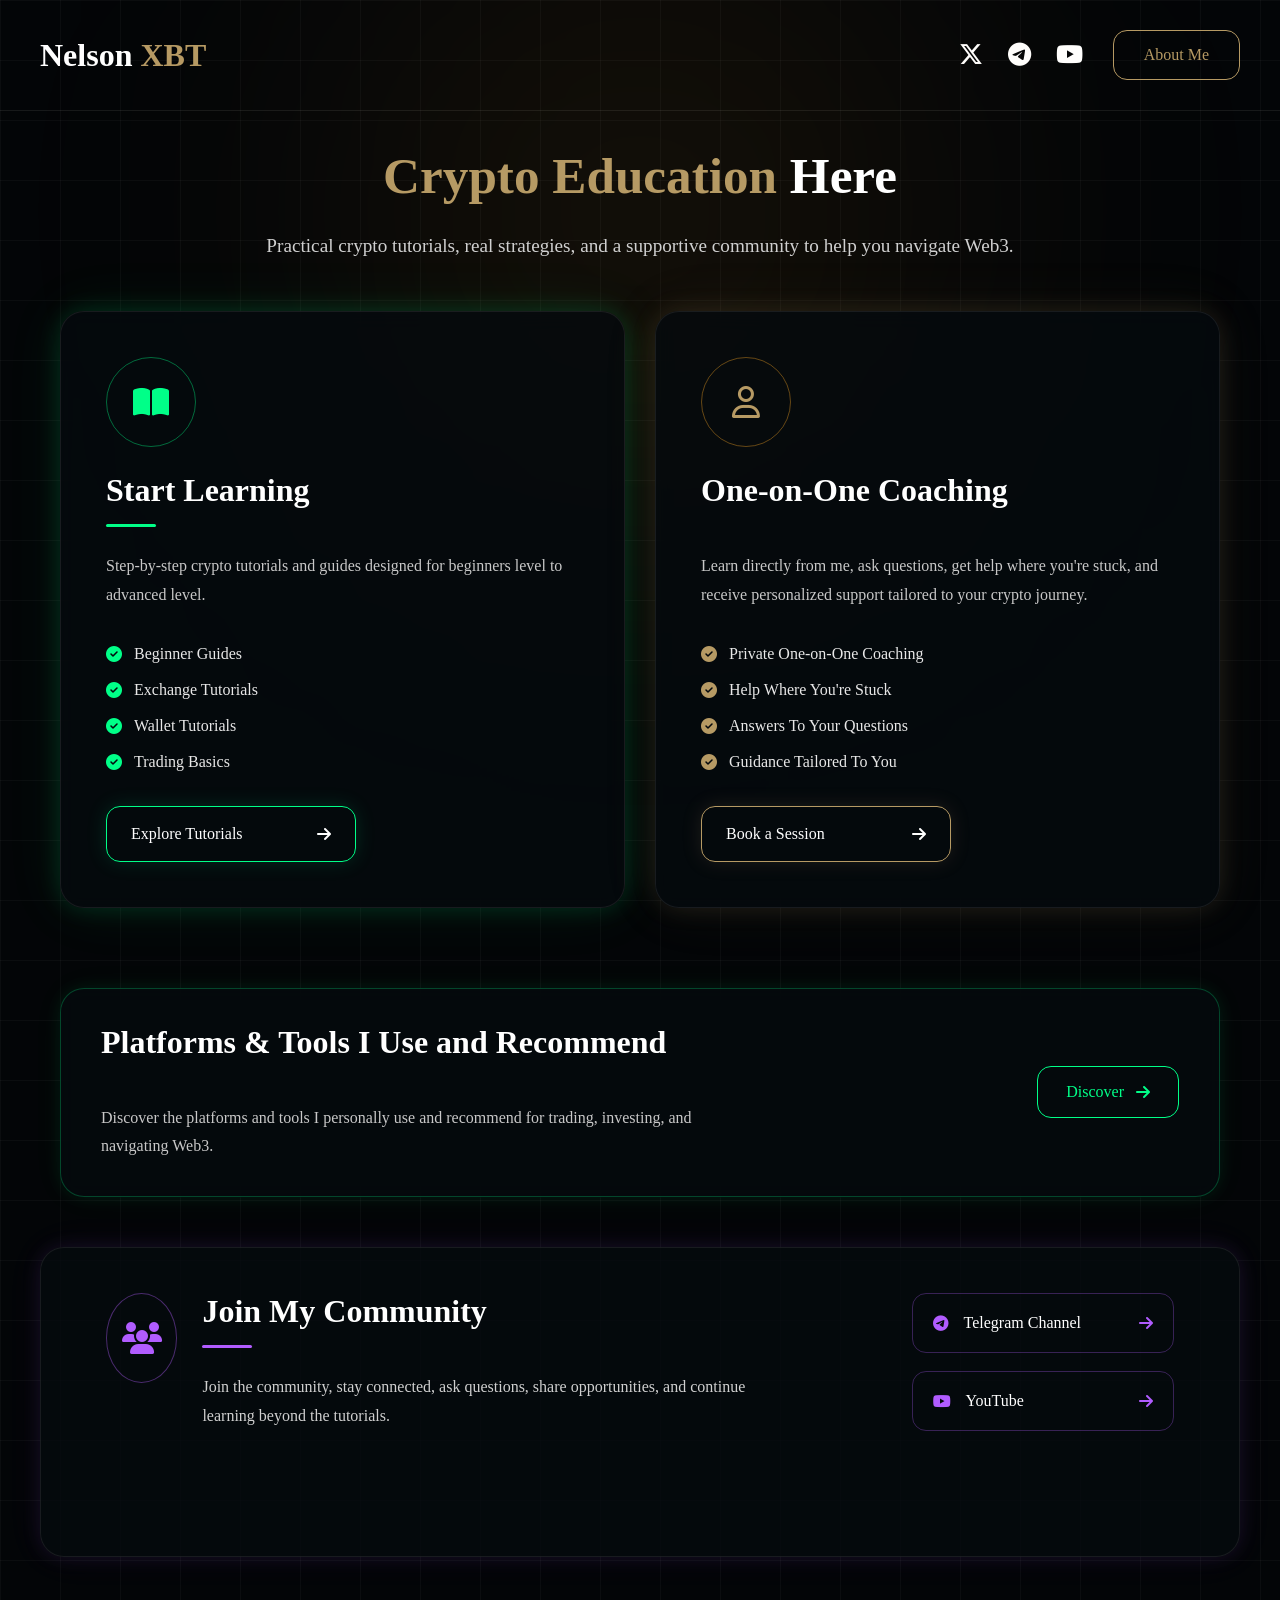
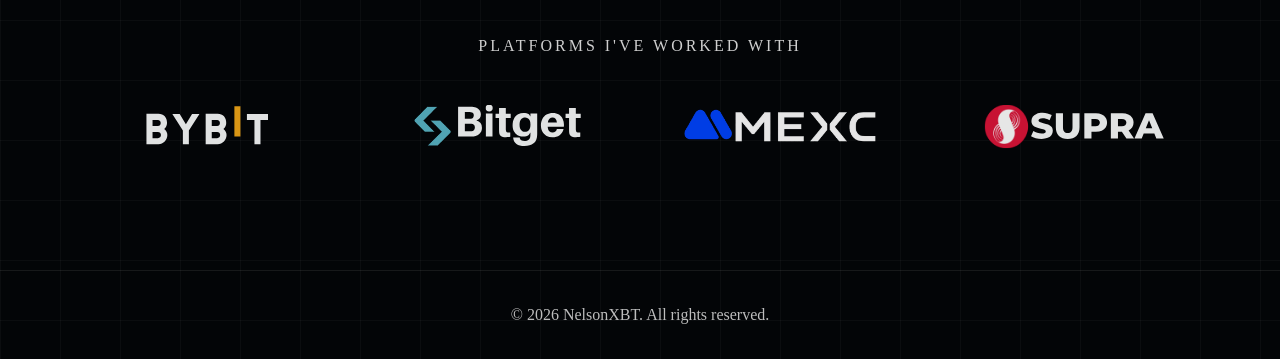
<file: index.html>
<!DOCTYPE html>
<html lang="en">
<head>
    <meta charset="UTF-8">
    <meta name="viewport" content="width=device-width, initial-scale=1.0">
    <title>NelsonXBT</title>

    <!-- CSS -->
    <link rel="stylesheet" href="style.css">
    <link rel="icon" type="image/png" href="assets/nelsonxbt-favicon.png">

    <!-- Font Awesome -->
    <link rel="stylesheet"
        href="https://cdnjs.cloudflare.com/ajax/libs/font-awesome/6.5.2/css/all.min.css">
</head>
<body>

    <!-- =========================
         HEADER
    ========================== -->
    <header class="header">

        <a href="index.html"><div class="logo">
            <span class="white">Nelson</span>
            <span class="gold">XBT</span>
        </div> 
    </a>

        <div class="header-right">

            <div class="social-icons">
                <a href="https://x.com/nelson_xbt" target="_blank"><i class="fa-brands fa-x-twitter"></i></a>
                <a href="Https://t.me/NelsonXBT" target="_blank"><i class="fa-brands fa-telegram"></i></a>
                <a href="https://www.youtube.com/@NelsonXBT" target="_blank"><i class="fa-brands fa-youtube"></i></a>
                <!-- <a href="#"><i class="fa-brands fa-discord"></i></a> -->
            </div>

            <a href="about.html" class="about-btn">About Me</a>

        </div>

    </header>



    <!-- =========================
         HERO SECTION
    ========================== -->
    <section class="hero">

        <div class="hero-content">

            <h1>
                <span class="gold">Crypto Education</span>
                <span class="white">Here</span>
            </h1>

            <p>
                Practical crypto tutorials, real strategies, and a supportive
                community to help you navigate Web3.
            </p>

        </div>

    </section>



    <!-- =========================
         FEATURES SECTION
    ========================== -->
    <section class="features">

        <!-- Learning Card -->
        <div class="feature-card learning-card">

            <div class="card-icon">
                <i class="fa-solid fa-book-open"></i>
            </div>

            <h2>Start Learning </h2>

            <div class="line green"></div>

            <p>
                Step-by-step crypto tutorials and guides designed for beginners level
                to advanced level.
            </p>

            <ul>

                <li>
                    <i class="fa-solid fa-circle-check"></i>
                    Beginner Guides
                </li>

                <li>
                    <i class="fa-solid fa-circle-check"></i>
                    Exchange Tutorials
                </li>

                <li>
                    <i class="fa-solid fa-circle-check"></i>
                    Wallet Tutorials
                </li>

                <li>
                    <i class="fa-solid fa-circle-check"></i>
                    Trading Basics
                </li>

            </ul>

            <a href="tutorials.html" class="card-btn green-btn">
                Explore Tutorials
                <i class="fa-solid fa-arrow-right"></i>
            </a>

        </div>



        <!-- Coaching Card -->
        <div class="feature-card coaching-card">

            <div class="card-icon">
                <i class="fa-regular fa-user"></i>
            </div>

            <h2>One-on-One Coaching</h2>

            <div class="line gold"></div>

            <p>
                Learn directly from me, ask questions, get help where you're stuck, and receive personalized support tailored to your crypto journey.
            </p>

            <ul>

                <li>
                    <i class="fa-solid fa-circle-check"></i>
                    Private One-on-One Coaching
                </li>

                <li>
                    <i class="fa-solid fa-circle-check"></i>
                    Help Where You're Stuck
                </li>

                <li>
                    <i class="fa-solid fa-circle-check"></i>
                    Answers To Your Questions
                </li>

                <li>
                    <i class="fa-solid fa-circle-check"></i>
                    Guidance Tailored To You
                </li>

            </ul>

            <a href="coaching.html" class="card-btn gold-btn">
                Book a Session
                <i class="fa-solid fa-arrow-right"></i>
            </a>

        </div>

    </section>



<!-- =========================
     RECOMMENDED TOOLS
========================= -->

<section class="recommended-tools">

    <div class="tools-content">

        <div class="tools-text">

            <h2>Platforms & Tools I Use and Recommend</h2>

            <div class="line gold-line"></div>

            <p>
                Discover the platforms and tools I personally use and recommend for trading, investing, and navigating Web3.
            </p>

        </div>

        <a href="platforms.html" class="tools-btn">
            Discover
            <i class="fa-solid fa-arrow-right"></i>
        </a>

    </div>

</section>




    <!-- =========================
         COMMUNITY SECTION
    ========================== -->
    <section class="community">

        <div class="community-left">

            <div class="community-icon">
                <i class="fa-solid fa-users"></i>
            </div>

            <div>

                <h2>Join My Community</h2>

                <div class="line purple"></div>

                <p>
                    Join the community, stay connected, ask questions, share opportunities, and continue learning beyond the tutorials.
                </p>

            </div>

        </div>



        <div class="community-links">

            <a href="https://t.me/NelsonxbtSpace" target="_blank" class="community-link">
                <span>
                    <i class="fa-brands fa-telegram"></i>
                    Telegram Channel
                </span>
                <i class="fa-solid fa-arrow-right"></i>
            </a>

            <!-- <a href="https://t.me/Nelsonxbt_Chatgroup" target="_blank" class="community-link">
                <span>
                    <i class="fa-brands fa-telegram"></i>
                    Telegram Group
                </span>
                <i class="fa-solid fa-arrow-right"></i>
            </a> -->

            <a href="https://www.youtube.com/@NelsonXBT" target="_blank" class="community-link">
                <span>
                    <i class="fa-brands fa-youtube"></i>
                    YouTube
                </span>
                <i class="fa-solid fa-arrow-right"></i>
            </a>

        </div>

    </section>



    <!-- =========================
         PARTNERS SECTION
    ========================== -->
    <section class="partners">

        <div class="partners-title">
            PLATFORMS I'VE WORKED WITH
        </div>

        <div class="partners-logos">

            <img src="assets/partner_logos/Bybit.svg" alt="Bybit">

            <img src="assets/partner_logos/Bitget.svg" alt="Bitget">

            <img src="assets/partner_logos/Mexc.svg" alt="MEXC">

            <img src="assets/partner_logos/Supra.svg" alt="Supra">

        </div>

    </section>



    <!-- =========================
         FOOTER
    ========================== -->
    <footer class="footer">

        <p>
            © 2026 NelsonXBT. All rights reserved.
        </p>

    </footer>

</body>
</html>
</file>
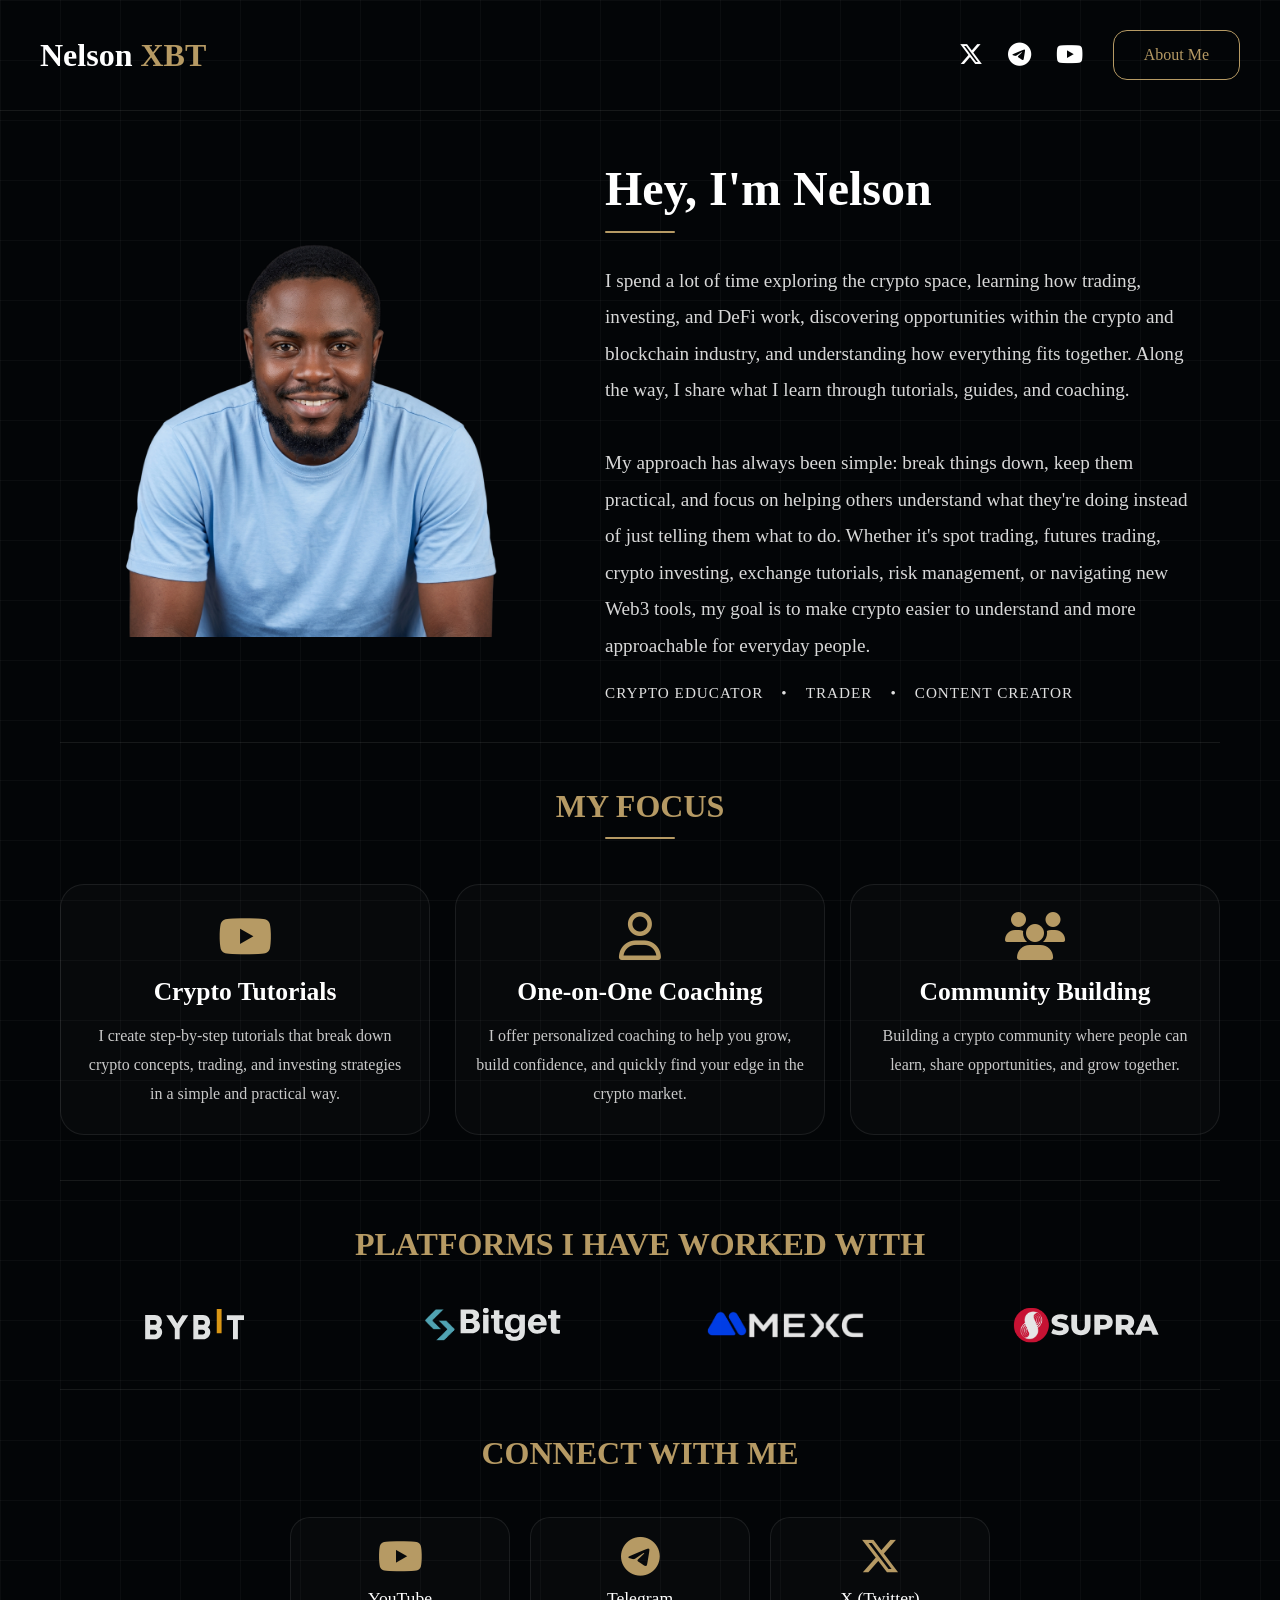
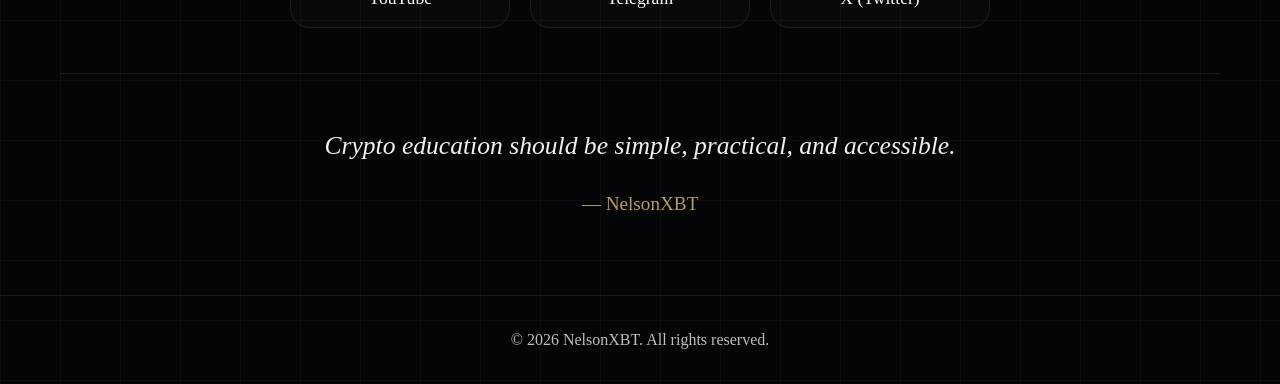
<file: about.html>
<!DOCTYPE html>

<html lang="en">
<head>
    <meta charset="UTF-8">
    <meta name="viewport" content="width=device-width, initial-scale=1.0">
    <title>About NelsonXBT</title>

<!-- CSS -->
<link rel="stylesheet" href="style.css">
<link rel="stylesheet" href="about.css">
<link rel="icon" type="image/png" href="assets/nelsonxbt-favicon.png">

<!-- Font Awesome -->
<link rel="stylesheet"
    href="https://cdnjs.cloudflare.com/ajax/libs/font-awesome/6.5.2/css/all.min.css">


</head>
<body>

<!-- =========================
     HEADER
========================== -->
<header class="header">

    <a href="index.html">
        <div class="logo">
            <span class="white">Nelson</span>
            <span class="gold">XBT</span>
        </div>
    </a>

    <div class="header-right">

        <div class="social-icons">

            <a href="https://x.com/nelson_xbt" target="_blank">
                <i class="fa-brands fa-x-twitter"></i>
            </a>

            <a href="https://t.me/NelsonXBT" target="_blank">
                <i class="fa-brands fa-telegram"></i>
            </a>

            <a href="https://www.youtube.com/@NelsonXBT" target="_blank">
                <i class="fa-brands fa-youtube"></i>
            </a>

        </div>

        <a href="about.html" class="about-btn">
            About Me
        </a>

    </div>

</header>



<main class="about-page">

    <!-- HERO / ABOUT -->
    <section class="about-hero">

        <div class="about-image hero-media-desktop ">
            <img src="assets/about/nelson.png" alt="Nelson XBT">
        </div>

        <div class="about-content">

            <!-- <span class="section-tag">
                ABOUT
            </span> -->

            <h1>
                Hey,  I'm <span>Nelson</span>
            </h1>

            <div class="about-image hero-media-mobile ">
            <img src="assets/about/nelson.png" alt="Nelson XBT">
        </div>

            <div class="line"></div>

            <p>

                I spend a lot of time exploring the crypto space, learning how trading, investing, and DeFi work, discovering opportunities within the crypto and blockchain industry, and understanding how everything fits together. Along the way, I share what I learn through tutorials, guides, and coaching. <br><br>

                My approach has always been simple: break things down, keep them practical, and focus on helping others understand what they're doing instead of just telling them what to do.

                Whether it's spot trading, futures trading, crypto investing, exchange tutorials, risk management, or navigating new Web3 tools, my goal is to make crypto easier to understand and more approachable for everyday people.
            </p>

            <div class="about-roles">

                <span>CRYPTO EDUCATOR</span>

                <span>•</span>

                <span>TRADER</span>

                <span>•</span>

                <span>CONTENT CREATOR</span>

            </div>

        </div>

    </section>



    <!-- FOCUS -->
    <section class="focus-section">

        <div class="section-heading">

            <h2>MY FOCUS</h2>

            <div class="line"></div>

        </div>

        <div class="focus-grid">

            <article class="focus-card">

                <div class="focus-icon">
                    <i class="fa-brands fa-youtube"></i>
                </div>

                <h3>Crypto Tutorials</h3>

                <p>
                    I create step-by-step tutorials that break down crypto concepts,
                    trading, and investing strategies in a simple and practical way.
                </p>

            </article>


            <article class="focus-card">

                <div class="focus-icon">
                    <i class="fa-regular fa-user"></i>
                </div>

                <h3>One-on-One Coaching</h3>

                <p>
                    I offer personalized coaching to help you grow, build confidence,
                    and quickly find your edge in the crypto market.
                </p>

            </article>


            <article class="focus-card">

                <div class="focus-icon">
                    <i class="fa-solid fa-users"></i>
                </div>

                <h3>Community Building</h3>

                <p>
                    Building a crypto community where people can learn, share opportunities, and grow together.
                </p>

            </article>

        </div>

    </section>



    <!-- PLATFORMS -->
    <section class="platforms-section">

        <div class="section-heading">

            <h2>PLATFORMS I HAVE WORKED WITH</h2>

        </div>

        <div class="platforms-grid">

            <div class="platform-logo">
                <img src="assets/partner_logos/Bybit.svg" alt="Bybit">
            </div>

            <div class="platform-logo">
                <img src="assets/partner_logos/Bitget.svg" alt="Bitget">
            </div>

            <div class="platform-logo">
                <img src="assets/partner_logos/Mexc.svg" alt="MEXC">
            </div>

            <div class="platform-logo">
                <img src="assets/partner_logos/Supra.svg" alt="Supra">
            </div>

        </div>

    </section>



    <!-- SOCIAL -->
    <section class="connect-section">

        <div class="section-heading">

            <h2>CONNECT WITH ME</h2>

        </div>

        <div class="social-grid">

            <a href="https://www.youtube.com/@NelsonXBT" target="_blank" class="social-card">

                <i class="fa-brands fa-youtube"></i>

                <span>YouTube</span>

            </a>

            <a href="https://t.me/NelsonXBT" target="_blank" class="social-card">

                <i class="fa-brands fa-telegram"></i>

                <span>Telegram</span>

            </a>

            <a href="https://x.com/nelson_xbt"  target="_blank" class="social-card">

                <i class="fa-brands fa-x-twitter"></i>

                <span>X (Twitter)</span>

            </a>

        </div>

    </section>



    <!-- QUOTE -->
    <section class="quote-section">

        <blockquote>

            Crypto education should be simple,
            practical, and accessible.

        </blockquote>

        <p class="quote-author">

            — NelsonXBT

        </p>

    </section>

</main>


<!-- =========================
     FOOTER
========================== -->
<footer class="footer">

    <p>
        © 2026 NelsonXBT. All rights reserved.
    </p>

</footer>


</body>
</html>
</file>
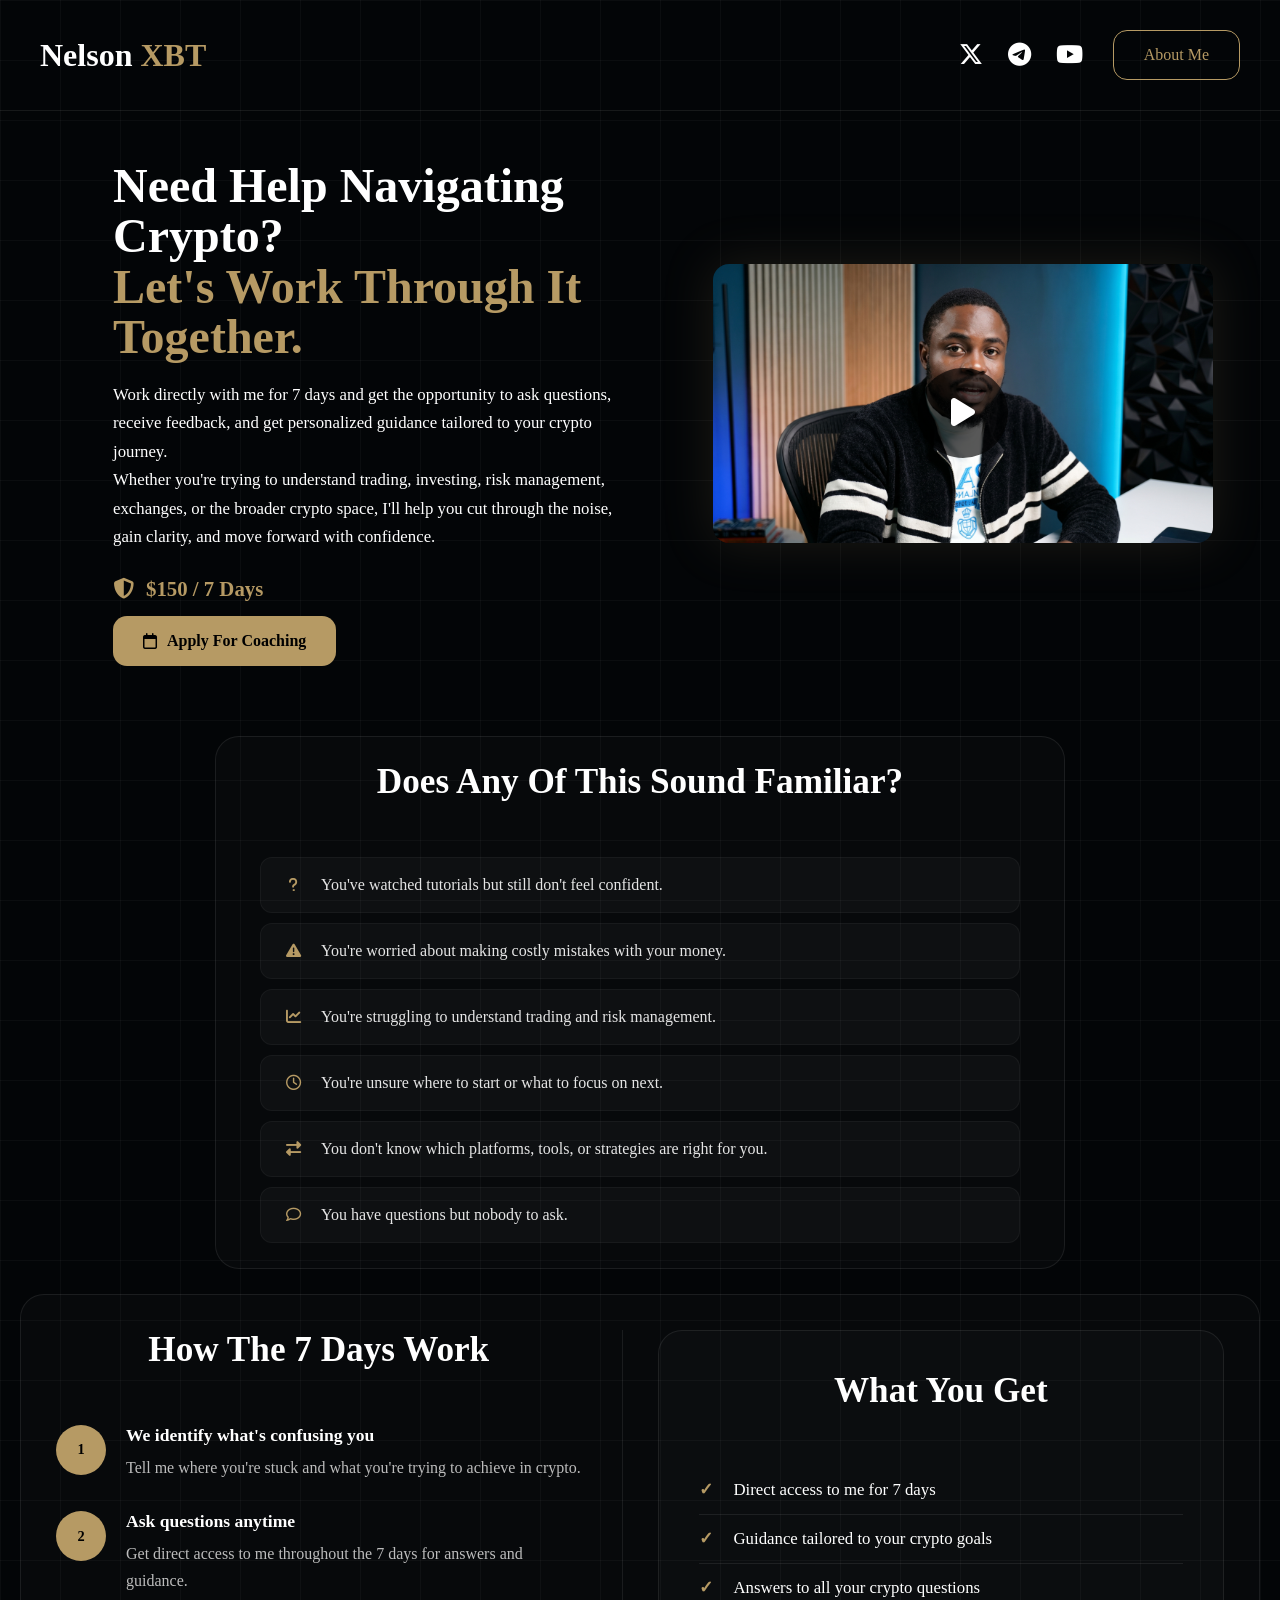
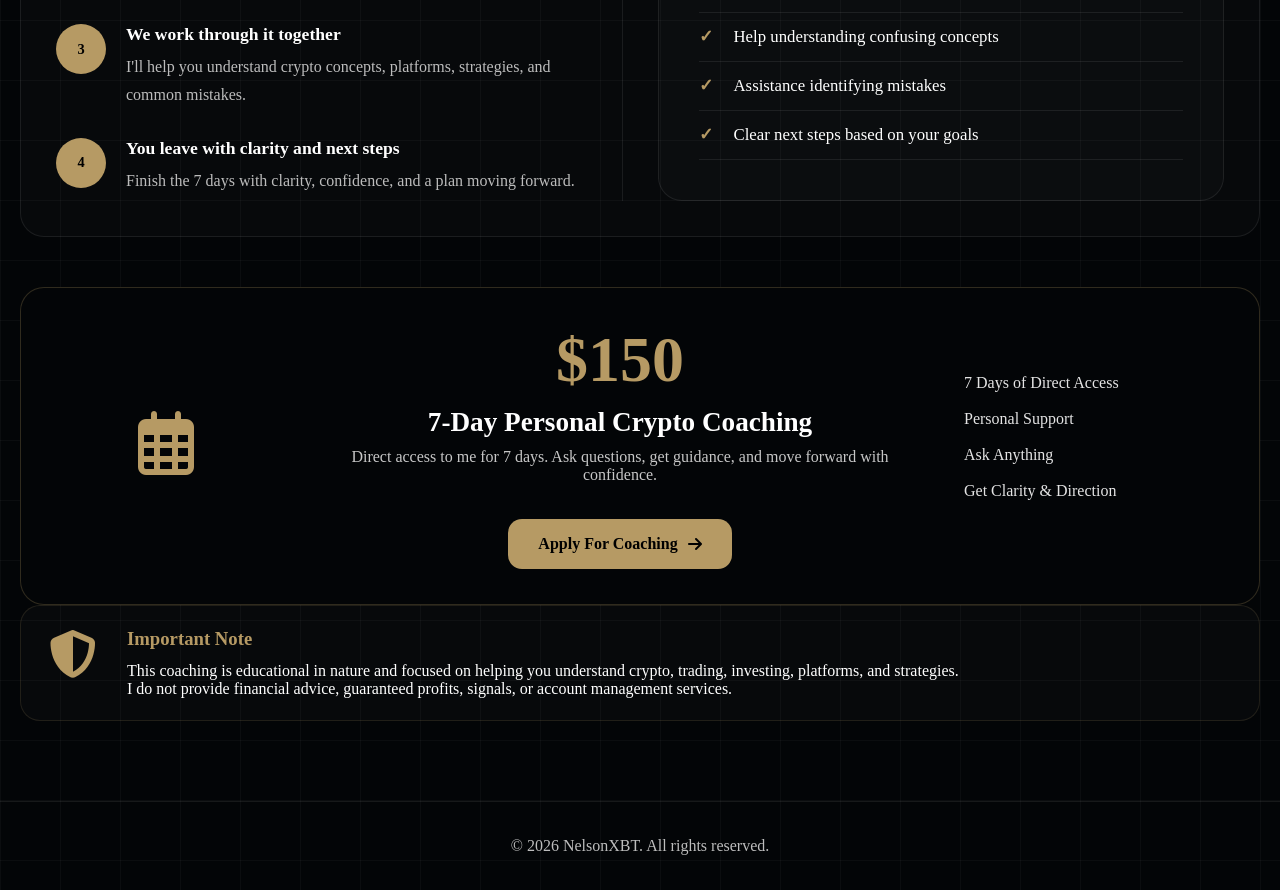
<file: coaching.html>
<!DOCTYPE html>

<html lang="en">
<head>
    <meta charset="UTF-8">
    <meta name="viewport" content="width=device-width, initial-scale=1.0">
    <title>One-on-One Coaching - NelsonXBT</title>

<!-- CSS -->
<link rel="stylesheet" href="style.css">
<link rel="stylesheet" href="coaching.css">
<link rel="icon" type="image/png" href="assets/nelsonxbt-favicon.png">

<!-- Font Awesome -->
<link rel="stylesheet"
    href="https://cdnjs.cloudflare.com/ajax/libs/font-awesome/6.5.2/css/all.min.css">


</head>
<body>

<!-- =========================
     HEADER
========================== -->
<header class="header">

    <a href="index.html">
        <div class="logo">
            <span class="white">Nelson</span>
            <span class="gold">XBT</span>
        </div>
    </a>

    <div class="header-right">

        <div class="social-icons">

            <a href="https://x.com/nelson_xbt" target="_blank">
                <i class="fa-brands fa-x-twitter"></i>
            </a>

            <a href="https://t.me/NelsonXBT" target="_blank">
                <i class="fa-brands fa-telegram"></i>
            </a>

            <a href="https://www.youtube.com/@NelsonXBT" target="_blank">
                <i class="fa-brands fa-youtube"></i>
            </a>

        </div>

        <a href="about.html" class="about-btn">
            About Me
        </a>

    </div>

</header>



<main class="coaching-page">

    <!-- =========================
         HERO
    ========================== -->

    <section class="coaching-hero">

        <div class="hero-content">

            <h1>
                Need Help Navigating Crypto?                 <span>Let's Work Through It Together.</span>
            </h1>


            <div class="hero-image hero-media-mobile video-wrapper">

                <video id="coachVideoMobile" poster="assets/coaching/thumbnail.jpeg">

                <source src="assets/video/coaching-video.mp4" type="video/mp4">

                </video>

                <button class="play-overlay">
                    <i class="fa-solid fa-play"></i>
                </button>

            </div>


            <p>
                Work directly with me for 7 days and get the opportunity to ask questions, receive feedback, and get personalized guidance tailored to your crypto journey.
            </p>

            <p>
                Whether you're trying to understand trading, investing, risk management, exchanges, or the broader crypto space, I'll help you cut through the noise, gain clarity, and move forward with confidence.
            </p>


            <div class="price-tag">

                <i class="fa-solid fa-shield-halved"></i>

                <span>$150 / 7 Days</span>

            </div>


            <a href="#apply" class="cta-btn">
                <i class="fa-regular fa-calendar"></i>
                Apply For Coaching
            </a>

            

        </div>

        <div class="hero-image hero-media-desktop video-wrapper">

         <video id="coachVideoDesktop" poster="assets/coaching/thumbnail.jpeg">

                <source src="assets/video/coaching-video.mp4" type="video/mp4">

                </video>

                <button class="play-overlay">
                    <i class="fa-solid fa-play"></i>
                </button>

        </div>
        

    </section>



    <!-- =========================
         COMMON CHALLENGES
    ========================== -->

    <section class="challenges">

        <div class="section-title">

            <h2>Does Any Of This Sound Familiar?</h2>

            <div class="line gold"></div>

        </div>

        <div class="challenge-grid">


            <article class="challenge-card">

                <div class="challenge-icon">
                    <i class="fa-solid fa-question"></i>
                </div>

                <p>
                    You've watched tutorials but still don't feel confident.
                </p>

            </article>


            <article class="challenge-card">

                <div class="challenge-icon">
                    <i class="fa-solid fa-triangle-exclamation"></i>
                </div>

                <p>
                    You're worried about making costly mistakes with your money.
                </p>

            </article>


            <article class="challenge-card">

                <div class="challenge-icon">
                    <i class="fa-solid fa-chart-line"></i>
                </div>

                <p>
                    You're struggling to understand trading and risk management.
                </p>

            </article>


            <article class="challenge-card">

                <div class="challenge-icon">
                    <i class="fa-regular fa-clock"></i>
                </div>

                <p>
                    You're unsure where to start or what to focus on next.
                </p>

            </article>


            <article class="challenge-card">

                <div class="challenge-icon">
                    <i class="fa-solid fa-right-left"></i>
                </div>

                <p>
                    You don't know which platforms, tools, or strategies are right for you.
                </p>

            </article>


            <article class="challenge-card">

                <div class="challenge-icon">
                    <i class="fa-regular fa-comment"></i>
                </div>

                <p>
                    You have questions but nobody to ask.
                </p>

            </article>

        </div>

    </section>



    <!-- =========================
         PROCESS + BENEFITS
    ========================== -->

    <section class="coaching-process">


        <!-- LEFT -->

        <div class="process-column">

            <div class="section-title">

                <h2>How The 7 Days Work</h2>

                <div class="line gold"></div>

            </div>


            <div class="timeline">


                <div class="timeline-step">

                    <div class="timeline-number">
                        1
                    </div>

                    <div class="timeline-content">

                        <h3>
                            We identify what's confusing you
                        </h3>

                        <p>
                            Tell me where you're stuck and what you're trying to achieve in crypto.
                        </p>

                    </div>

                </div>


                <div class="timeline-step">

                    <div class="timeline-number">
                        2
                    </div>

                    <div class="timeline-content">

                        <h3>
                            Ask questions anytime
                        </h3>

                        <p>
                            Get direct access to me throughout the 7 days for answers and guidance.
                        </p>

                    </div>

                </div>


                <div class="timeline-step">

                    <div class="timeline-number">
                        3
                    </div>

                    <div class="timeline-content">

                        <h3>
                            We work through it together
                        </h3>

                        <p>
                            I'll help you understand crypto concepts, platforms, strategies, and common mistakes.
                        </p>

                    </div>

                </div>


                <div class="timeline-step">

                    <div class="timeline-number">
                        4
                    </div>

                    <div class="timeline-content">

                        <h3>
                            You leave with clarity and next steps
                        </h3>

                        <p>
                            Finish the 7 days with clarity, confidence, and a plan moving forward.
                        </p>

                    </div>

                </div>

            </div>

        </div>



        <!-- RIGHT -->

        <div class="benefits-column">

            <div class="section-title">

                <h2>What You Get</h2>

                <div class="line gold"></div>

            </div>

            <ul class="benefits-list">

                <li>
                    Direct access to me for 7 days
                </li>

                <li>
                    Guidance tailored to your crypto goals
                </li>

                <li>
                    Answers to all your crypto questions
                </li>

                <li>
                    Help understanding confusing concepts
                </li>

                <li>
                    Assistance identifying mistakes
                </li>

                <li>
                    Clear next steps based on your goals
                </li>

            </ul>

        </div>

    </section>



    <!-- =========================
         CTA BANNER
    ========================== -->

    <section
        class="coaching-cta"
        id="apply">

        <div class="cta-box">


            <!-- LEFT -->

            <div class="cta-icon">

                <i class="fa-regular fa-calendar-days"></i>

            </div>


            <!-- CENTER -->

            <div class="cta-center">

                <h2>$150</h2>

                <h3>
                    7-Day Personal Crypto Coaching
                </h3>

                <p>
                    Direct access to me for 7 days. Ask questions, get guidance, and move forward with confidence.
                </p>

                <a href="#" class="cta-btn">

                    Apply For Coaching

                    <i class="fa-solid fa-arrow-right"></i>

                </a>

            </div>


            <!-- RIGHT -->

            <div class="cta-features">

                <ul>

                    <li>7 Days of Direct Access</li>

                    <li>Personal Support</li>

                    <li>Ask Anything</li>

                    <li>Get Clarity & Direction</li>

                </ul>

            </div>

        </div>

    </section>



    <!-- =========================
         IMPORTANT NOTE
    ========================== -->

    <section class="coaching-note">

        <div class="note-icon">

            <i class="fa-solid fa-shield-halved"></i>

        </div>

        <div class="note-content">

            <h3>
                Important Note
            </h3>

            <p>

                This coaching is educational in nature and focused on helping
                you understand crypto, trading, investing, platforms,
                and strategies.

            </p>

            <p>

                I do not provide financial advice,
                guaranteed profits, signals,
                or account management services.

            </p>

        </div>

    </section>

</main>

<!-- =========================
     FOOTER
========================== -->
<footer class="footer">

    <p>
        © 2026 NelsonXBT. All rights reserved.
    </p>

</footer>


<!-- JS -->

    <script src="coaching.js"></script>

</body>
</html>
</file>
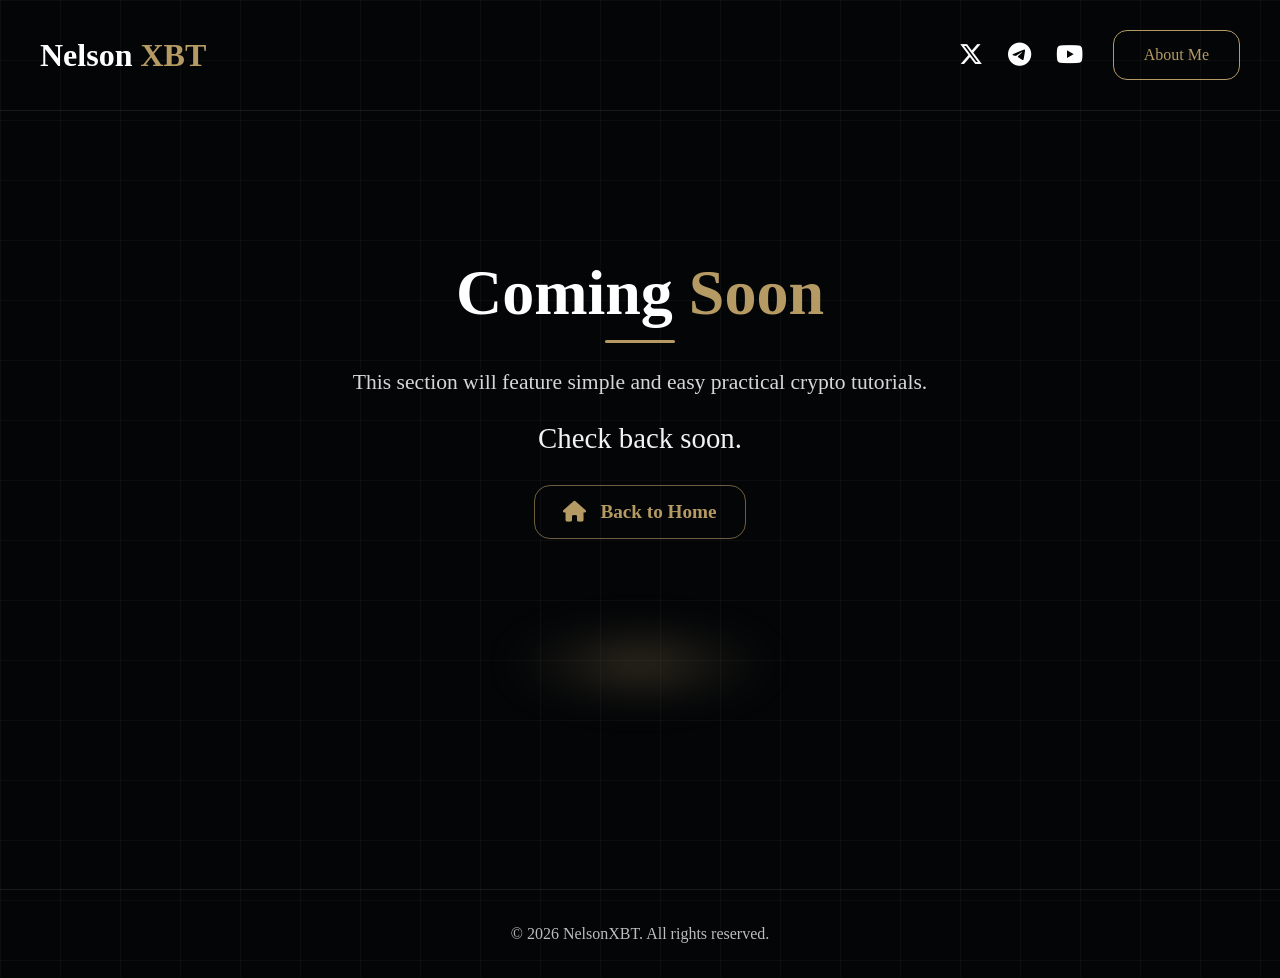
<file: coming-soon.html>
<!DOCTYPE html>

<html lang="en">
<head>
    <meta charset="UTF-8">
    <meta name="viewport" content="width=device-width, initial-scale=1.0">
    <title>Tutorials - Coming Soon</title>

<!-- CSS -->
<link rel="stylesheet" href="style.css">
<link rel="stylesheet" href="coming-soon.css">
<link rel="icon" type="image/png" href="assets/nelsonxbt-favicon.png">

<!-- Font Awesome -->
<link rel="stylesheet"
    href="https://cdnjs.cloudflare.com/ajax/libs/font-awesome/6.5.2/css/all.min.css">


</head>
<body>


<!-- =========================
     HEADER
========================== -->
<header class="header">

    <a href="index.html">
        <div class="logo">
            <span class="white">Nelson</span>
            <span class="gold">XBT</span>
        </div>
    </a>

    <div class="header-right">

        <div class="social-icons">

            <a href="https://x.com/nelson_xbt" target="_blank">
                <i class="fa-brands fa-x-twitter"></i>
            </a>

            <a href="https://t.me/NelsonXBT" target="_blank">
                <i class="fa-brands fa-telegram"></i>
            </a>

            <a href="https://www.youtube.com/@NelsonXBT" target="_blank">
                <i class="fa-brands fa-youtube"></i>
            </a>

        </div>

        <a href="about.html" class="about-btn">
            About Me
        </a>

    </div>

</header>



<main class="coming-soon-page">

    <section class="coming-soon-section">

        <div class="coming-soon-content">

            <!-- <div class="coming-icon">
                <i class="fa-solid fa-road-barrier"></i>
            </div> -->

            <h1>
                Coming <span>Soon</span>
            </h1>

            <div class="line"></div>

            <p class="coming-text">
                This section will feature simple and easy
                practical crypto tutorials.
            </p>

            <p class="coming-subtext">
                Check back soon.
            </p>

            <a href="index.html" class="home-btn">

                <i class="fa-solid fa-house"></i>

                <span>Back to Home</span>

            </a>

        </div>

    </section>

</main>












    <!-- =========================
     FOOTER
========================== -->
<footer class="footer">

    <p>
        © 2026 NelsonXBT. All rights reserved.
    </p>

</footer>



    </body>
    </html>
</file>
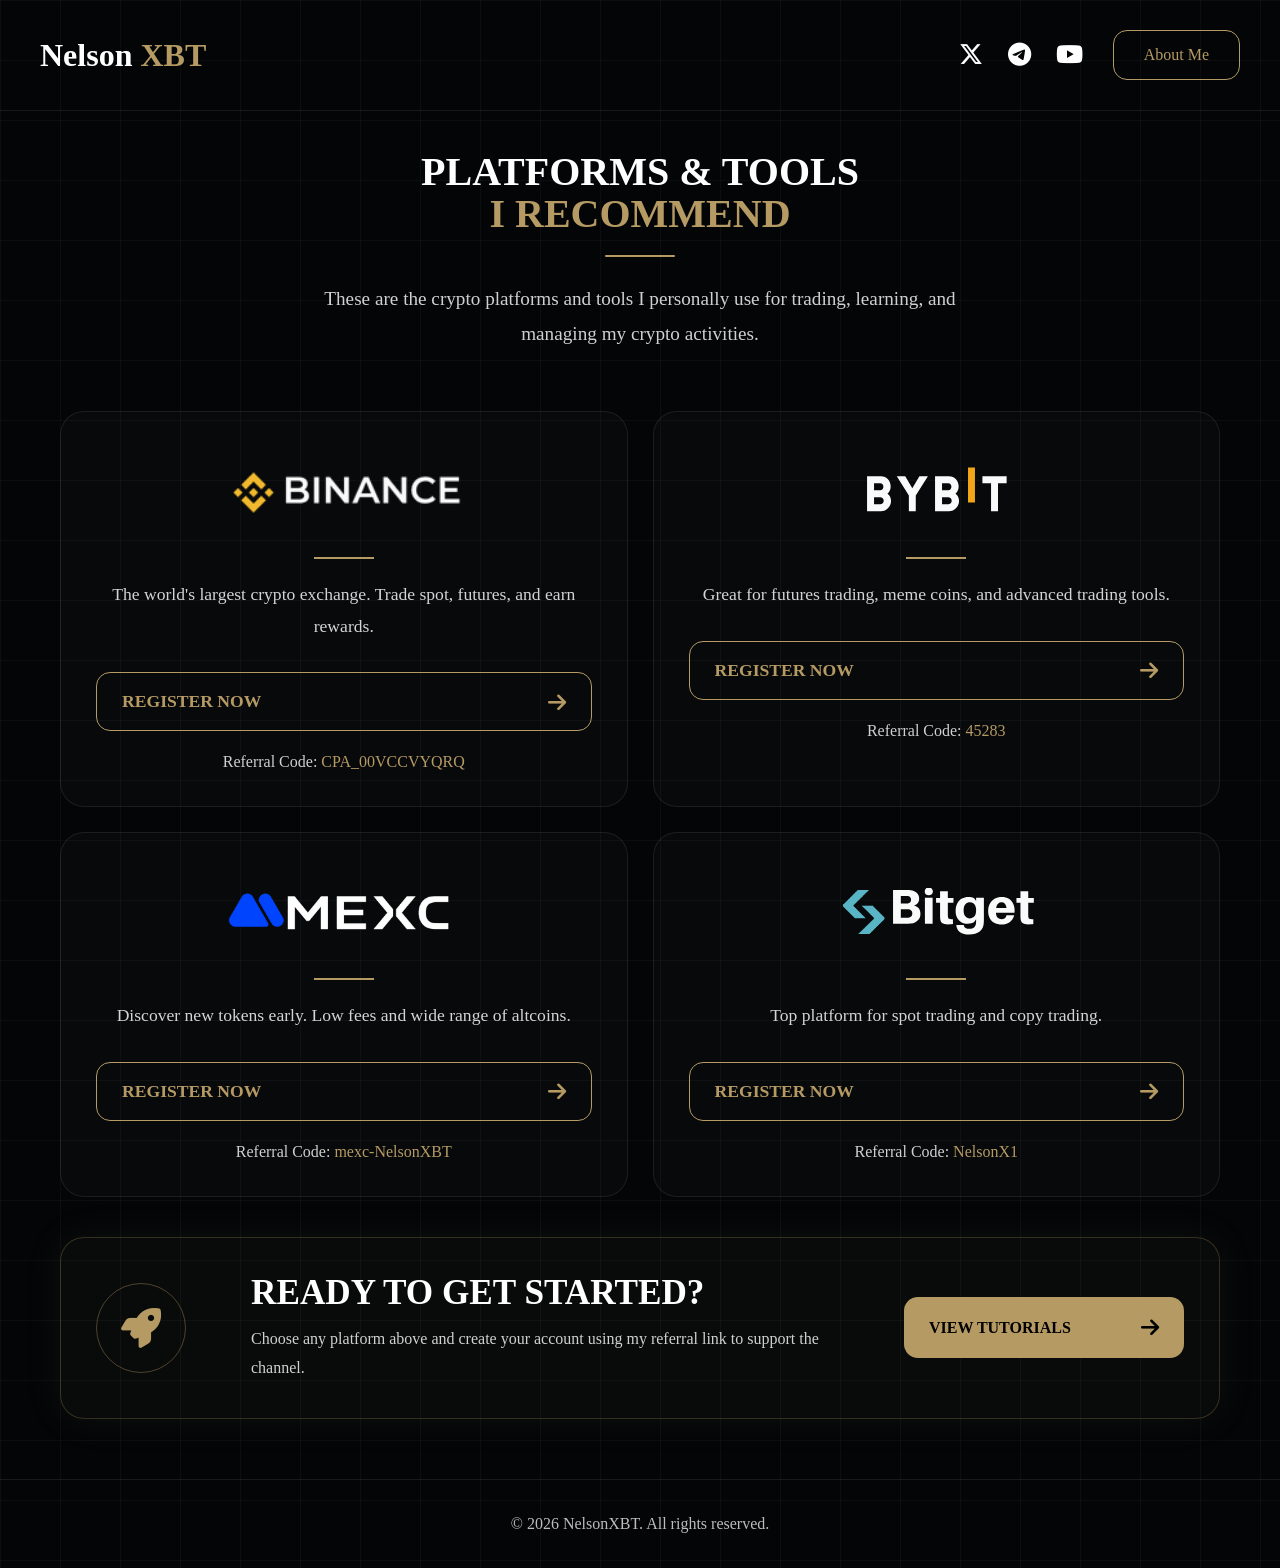
<file: platforms.html>
<!DOCTYPE html>

<html lang="en">
<head>
    <meta charset="UTF-8">
    <meta name="viewport" content="width=device-width, initial-scale=1.0">
    <title>Recommended Platforms</title>

<!-- CSS -->
<link rel="stylesheet" href="style.css">
<link rel="stylesheet" href="platforms.css">
<link rel="icon" type="image/png" href="assets/nelsonxbt-favicon.png">

<!-- Font Awesome -->
<link rel="stylesheet"
    href="https://cdnjs.cloudflare.com/ajax/libs/font-awesome/6.5.2/css/all.min.css">


</head>
<body>

<!-- =========================
     HEADER
========================== -->
<header class="header">

    <a href="index.html">
        <div class="logo">
            <span class="white">Nelson</span>
            <span class="gold">XBT</span>
        </div>
    </a>

    <div class="header-right">

        <div class="social-icons">

            <a href="https://x.com/nelson_xbt" target="_blank">
                <i class="fa-brands fa-x-twitter"></i>
            </a>

            <a href="https://t.me/NelsonXBT" target="_blank">
                <i class="fa-brands fa-telegram"></i>
            </a>

            <a href="https://www.youtube.com/@NelsonXBT" target="_blank">
                <i class="fa-brands fa-youtube"></i>
            </a>

        </div>

        <a href="about.html" class="about-btn">
            About Me
        </a>

    </div>

</header>





<main class="platforms-page">

    <!-- =========================
         HERO
    ========================== -->

    <section class="platforms-hero">

        <h1>
            PLATFORMS & TOOLS
            <span>I RECOMMEND</span>
        </h1>

        <div class="line"></div>

        <p>
            These are the crypto platforms and tools I personally use
            for trading, learning, and managing my crypto activities.
        </p>

    </section>


    <!-- =========================
         PLATFORMS GRID
    ========================== -->

    <section class="platforms-grid">

        <!-- Binance -->

        <article class="platform-card">

            <div class="platform-logo">
                <img src="assets/partner_logos/Binance.png" alt="Binance">
            </div>

            <div class="card-line"></div>

            <p>
                The world's largest crypto exchange.
                Trade spot, futures, and earn rewards.
            </p>

            <a href="https://www.binance.com/activity/referral-entry/CPA?ref=CPA_00VCCVYQRQ" target="_blank" class="platform-btn">
                <span>REGISTER NOW</span>
                <i class="fa-solid fa-arrow-right"></i>
            </a>

            <div class="referral-code">
                Referral Code:
                <span>CPA_00VCCVYQRQ</span>
            </div>

        </article>


        <!-- Bybit -->

        <article class="platform-card">

            <div class="platform-logo">
                <img src="assets/partner_logos/Bybit.svg" alt="Bybit">
            </div>

            <div class="card-line"></div>

            <p>
                Great for futures trading, meme coins,
                and advanced trading tools.
            </p>

            <a href="https://partner.bybit.com/b/NCE" target="_blank" class="platform-btn">
                <span>REGISTER NOW</span>
                <i class="fa-solid fa-arrow-right"></i>
            </a>

            <div class="referral-code">
                Referral Code:
                <span>45283</span>
            </div>

        </article>


        <!-- MEXC -->

        <article class="platform-card">

            <div class="platform-logo">
                <img src="assets/partner_logos/Mexc.svg" alt="MEXC">
            </div>

            <div class="card-line"></div>

            <p>
                Discover new tokens early.
                Low fees and wide range of altcoins.
            </p>

            <a href="https://promote.mexc.com/a/JYTpswNz" target="_blank" class="platform-btn">
                <span>REGISTER NOW</span>
                <i class="fa-solid fa-arrow-right"></i>
            </a>

            <div class="referral-code">
                Referral Code:
                <span>mexc-NelsonXBT</span>
            </div>

        </article>


        <!-- Bitget -->

        <article class="platform-card">

            <div class="platform-logo">
                <img src="assets/partner_logos/Bitget.svg" alt="Bitget">
            </div>

            <div class="card-line"></div>

            <p>
                Top platform for spot trading
                and copy trading.
            </p>

            <a href="https://partner.bitget.com/bg/pcw5nr9a" target="_blank" class="platform-btn">
                <span>REGISTER NOW</span>
                <i class="fa-solid fa-arrow-right"></i>
            </a>

            <div class="referral-code">
                Referral Code:
                <span>NelsonX1</span>
            </div>

        </article>

    </section>


    <!-- =========================
         CTA
    ========================== -->

    <section class="platforms-cta">

        <div class="cta-icon">
            <i class="fa-solid fa-rocket"></i>
        </div>

        <div class="cta-content">

            <h2>READY TO GET STARTED?</h2>

            <p>
                Choose any platform above and create your
                account using my referral link to support
                the channel.
            </p>

        </div>

        <a href="tutorials.html" class="cta-btn">

            <span>VIEW TUTORIALS</span>

            <i class="fa-solid fa-arrow-right"></i>

        </a>

    </section>

</main>





<!-- =========================
     FOOTER
========================== -->
<footer class="footer">

    <p>
        © 2026 NelsonXBT. All rights reserved.
    </p>

</footer>

</body>
</html>
</file>
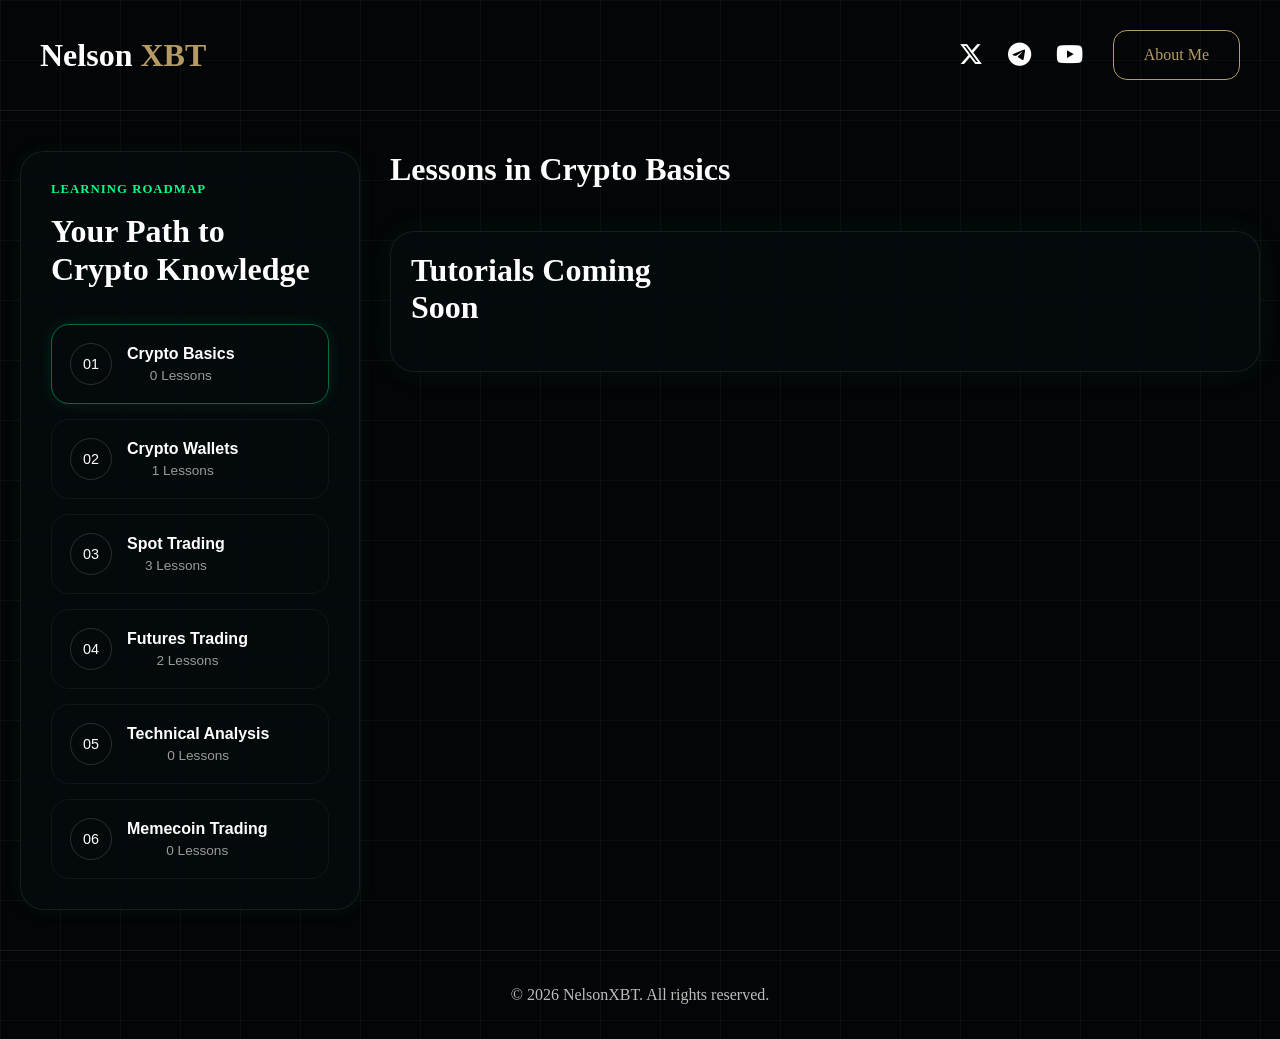
<file: tutorials.html>
<!DOCTYPE html>
<html lang="en">
<head>
    <meta charset="UTF-8">
    <meta name="viewport" content="width=device-width, initial-scale=1.0">
    <title>Tutorials - NelsonXBT</title>

    <link rel="stylesheet" href="style.css">
    <link rel="stylesheet" href="tutorials.css">
    <link rel="icon" type="image/png" href="assets/nelsonxbt-favicon.png">

    <link rel="stylesheet"
        href="https://cdnjs.cloudflare.com/ajax/libs/font-awesome/6.5.2/css/all.min.css">
</head>
<body>

    <!-- =========================
         HEADER
    ========================== -->
    <header class="header">

        <a href="index.html">
            <div class="logo">
                <span class="white">Nelson</span>
                <span class="gold">XBT</span>
            </div>
        </a>

        <div class="header-right">

            <div class="social-icons">
                <a href="https://x.com/nelson_xbt" target="_blank">
                    <i class="fa-brands fa-x-twitter"></i>
                </a>

                <a href="https://t.me/NelsonXBT" target="_blank">
                    <i class="fa-brands fa-telegram"></i>
                </a>

                <a href="https://www.youtube.com/@NelsonXBT" target="_blank">
                    <i class="fa-brands fa-youtube"></i>
                </a>
            </div>

            <a href="about.html" class="about-btn">
                About Me
            </a>

        </div>

    </header>



    <!-- =========================
         COURSE LAYOUT
    ========================== -->

    <main class="tutorial-layout">

        <!-- =========================
             SIDEBAR
        ========================== -->

        <aside class="tutorial-sidebar">

            <div class="sidebar-header">

                <span class="sidebar-label">
                    LEARNING ROADMAP
                </span>

                <h1>
                    Your Path to Crypto Knowledge
                </h1>

            </div>


            <div class="course-menu">

                <!-- Active Category -->

                <button
                    class="course-category active"
                    data-category="crypto-basics">

                    <span class="course-number">01</span>

                    <div class="course-info">

                        <h3>Crypto Basics</h3>

                        <p>0 Lessons</p>

                    </div>

                </button>


                <button
                    class="course-category"
                    data-category="crypto-wallets">

                    <span class="course-number">02</span>

                    <div class="course-info">

                        <h3>Crypto Wallets</h3>

                        <p>1 Lessons</p>

                    </div>

                </button>


                <button
                    class="course-category"
                    data-category="spot-trading">

                    <span class="course-number">03</span>

                    <div class="course-info">

                        <h3>Spot Trading</h3>

                        <p>3 Lessons</p>

                    </div>

                </button>


                <button
                    class="course-category"
                    data-category="futures-trading">

                    <span class="course-number">04</span>

                    <div class="course-info">

                        <h3>Futures Trading</h3>

                        <p>2 Lessons</p>

                    </div>

                </button>


                <button
                    class="course-category"
                    data-category="technical-analysis">

                    <span class="course-number">05</span>

                    <div class="course-info">

                        <h3>Technical Analysis</h3>

                        <p>0 Lessons</p>

                    </div>

                </button>


                <button
                    class="course-category"
                    data-category="memecoin-trading">

                    <span class="course-number">06</span>

                    <div class="course-info">

                        <h3>Memecoin Trading</h3>

                        <p>0 Lessons</p>

                    </div>

                </button>

            </div>

        </aside>



        <!-- =========================
             LESSONS AREA
        ========================== -->

        <section class="tutorial-content">

            <div class="content-header">

                <h2 id="module-title">
                    Lessons in this Module
                </h2>

                <div class="line gold"></div>

            </div>


            <!-- JS will replace this entire container -->

            <div id="lesson-container">


                 <!-- CRYPTO BASICS -->

    <div
        class="lesson-group"
        data-category="crypto-basics">

        <article class="lesson-card">

            <div class="lesson-details">
                <h3>Tutorials Coming Soon</h3>
            </div>

        </article>
        
        
        

    </div>



    <!-- CRYPTO WALLETS -->

    <div
        class="lesson-group"
        data-category="crypto-wallets">

        

        <article
                    class="lesson-card"
                    data-video="https://www.youtube.com/embed/2MZ-PUxjV48?si=lgcTuZnP0pXwfKGD">

                    <div class="lesson-thumbnail">
                        <img
                            src="assets/tutorials/trust-wallet-thumbnail.jpg"
                            alt="Lesson Thumbnail">
                    </div>

                    <div class="lesson-details">

                        <span class="lesson-label">
                            Lesson 1
                        </span>

                        <h3>
                            How To Use Trust Wallet
                        </h3>

                        <!-- <p class="lesson-duration">
                            <i class="fa-regular fa-clock"></i>
                            15:42
                        </p> -->

                    </div>

                </article>




    </div>



    <!-- SPOT TRADING -->

    <div
        class="lesson-group"
        data-category="spot-trading">

        
        

        <article
            class="lesson-card"
            data-video="https://www.youtube.com/embed/WpXyxDXbvO8?si=eajvGgifEKcKaHna">

            <div class="lesson-thumbnail">
                <img
                    src="assets/tutorials/binance-spot-trading.jpg"
                    alt="Lesson Thumbnail">
            </div>

            <div class="lesson-details">

                <span class="lesson-label">
                    Lesson 1
                </span>

                <h3>
                    Binance Spot Trading for Beginners
                </h3>

                <!-- <p class="lesson-duration">
                    <i class="fa-regular fa-clock"></i>
                    15:42
                </p> -->

            </div>

        </article>
        
        
        
        <article
            class="lesson-card"
            data-video="https://www.youtube.com/embed/tU_V191rmLA">

            <div class="lesson-thumbnail">
                <img
                    src="assets/tutorials/lesson-1.jpg"
                    alt="Lesson Thumbnail">
            </div>

            <div class="lesson-details">

                <span class="lesson-label">
                    Lesson 2
                </span>

                <h3>
                    Bybit Spot Trading for Beginners
                </h3>

                <!-- <p class="lesson-duration">
                    <i class="fa-regular fa-clock"></i>
                    15:42
                </p> -->

            </div>

        </article>



        <article
            class="lesson-card"
            data-video="https://www.youtube.com/embed/RqtnsQwXQSw?si=V_nzFlXrnRZ2Ybrg">

            <div class="lesson-thumbnail">
                <img
                    src="assets/tutorials/lesson-2.webp"
                    alt="Lesson Thumbnail">
            </div>

            <div class="lesson-details">

                <span class="lesson-label">
                    Lesson 3
                </span>

                <h3>
                    MEXC Spot Trading for Beginners
                </h3>

                <!-- <p class="lesson-duration">
                    <i class="fa-regular fa-clock"></i>
                    16:35
                </p> -->

            </div>

        </article>

    </div>





    <!-- FUTURES TRADING -->

    <div
        class="lesson-group"
        data-category="futures-trading">

        <article
            class="lesson-card"
            data-video="https://www.youtube.com/embed/feEWqwP4NaI?si=7HFM6QJTBp0HKH6L">

            <div class="lesson-thumbnail">
                <img
                    src="assets/tutorials/bybit-futures-trading.jpg"
                    alt="Lesson Thumbnail">
            </div>

            <div class="lesson-details">

                <span class="lesson-label">
                    Lesson 1
                </span>

                <h3>
                    
                    Bybit Futures Trading Tutorial
                </h3>

                <!-- <p class="lesson-duration">
                    <i class="fa-regular fa-clock"></i>
                    16:35
                </p> -->

            </div>

        </article>



        <article
            class="lesson-card"
            data-video="https://www.youtube.com/embed/Oi0ZQrKFGgU?si=-tszFB4ZmKrD89Ss">

            <div class="lesson-thumbnail">
                <img
                    src="assets/tutorials/mexc-futures-trading.jpg"
                    alt="Lesson Thumbnail">
            </div>

            <div class="lesson-details">

                <span class="lesson-label">
                    Lesson 2
                </span>

                <h3>
                    MEXC Futures Trading Tutorial
                </h3>

                <!-- <p class="lesson-duration">
                    <i class="fa-regular fa-clock"></i>
                    16:35
                </p> -->

            </div>

        </article>







    </div>







    <!-- TECHNICAL ANALYSIS -->

    <div
        class="lesson-group"
        data-category="technical-analysis">

        <article class="lesson-card">

            <div class="lesson-details">
                <h3>Tutorials Coming Soon</h3>
            </div>

        </article>

    </div>



    <!-- MEMECOIN TRADING -->

    <div
        class="lesson-group"
        data-category="memecoin-trading">

        <article class="lesson-card">

            <div class="lesson-details">
                <h3>Tutorials Coming Soon</h3>
            </div>

        </article>

    </div>


            </div>

        </section>

    </main>



    <!-- =========================
         FOOTER
    ========================== -->

    <footer class="footer">

        <p>
            © 2026 NelsonXBT. All rights reserved.
        </p>

    </footer>


    <!-- JS -->

    <script src="tutorials.js"></script>

</body>
</html>
</file>
<file: style.css>
/* =========================
   GOOGLE FONT
========================= */

@import url('https://fonts.googleapis.com/css2?family=Inter:wght@300;400;500;600;700;800;900&display=swap');


/* =========================
   RESET
========================= */

*{
    margin:0;
    padding:0;
    box-sizing:border-box;
}

html{
    scroll-behavior:smooth;
    max-width:100%;
    overflow-x:hidden;
}

body{
    background-color:#030507;
    background-image:
        linear-gradient(rgba(255,255,255,.03) 1px, transparent 1px),
        linear-gradient(90deg, rgba(255,255,255,.03) 1px, transparent 1px);

    background-size:60px 60px;
    overflow-x:hidden;
    color:#ffffff;
}



/* =========================
   VARIABLES
========================= */

:root{

    --gold:#b69a64;
    --green:#00ff88;
    --purple:#b15cff;

    --card-bg:#05090d;
    --border:#1b1f26;

}


/* =========================
   GENERAL
========================= */

a{
    text-decoration:none;
    color:white;
}

ul{
    list-style:none;
}

section{
    width:100%;
}

.line{
    width:50px;
    height:3px;
    margin:15px 0 25px;
    border-radius:100px;
}

.green{
    background:var(--green);
}

/* .gold{
    background:var(--gold);
} */

.purple{
    background:var(--purple);
}


/* =========================
   HEADER
========================= */

.header{

    width:100%;
    max-width:1400px;

    margin:auto;

    display:flex;
    justify-content:space-between;
    align-items:center;

    padding:30px 40px;

    border-bottom:1px solid rgba(255,255,255,.08);
}

.logo{
    font-size:2rem;
    font-weight:800;
}

.logo .white{
    color:white;
}

.logo .gold{
    color:var(--gold);
}

.header-right{

    display:flex;
    align-items:center;
    gap:30px;
}

.social-icons{
    display:flex;
    gap:25px;
}

.social-icons a{
    font-size:1.5rem;
    transition:.3s;
}

.social-icons a:hover{
    color:var(--gold);
}

.about-btn{

    padding:15px 30px;

    border:1px solid var(--gold);

    border-radius:14px;

    color:var(--gold);

    transition:.3s;
}

.about-btn:hover{

    background:var(--gold);
    color:#000;
}


/* =========================
   HERO
========================= */

.hero{

    min-height:200px;

    display:flex;
    align-items:center;
    justify-content:center;

    text-align:center;

    padding:30px 10px 40px;

    position:relative;
}

.hero::before{

    content:"";

    position:absolute;

    width:600px;
    height:600px;

    background:rgba(245,166,35,.08);

    filter:blur(150px);

    border-radius:50%;

    top:50%;
    left:50%;

    transform:translate(-50%,-50%);
    width:600px;
    height:600px;
}

.hero-content{

    max-width:850px;

    position:relative;
    z-index:2;
}



.hero h1{

    font-size:3.2rem;
    font-weight:800;
    line-height:1.1;

    margin-bottom:25px;
}

.hero h1 .gold{
    color:var(--gold);
    background:none;
}

.hero h1 .white{
    color:white;
}

.hero p{

    font-size:1.2rem;
    line-height:1.8;

    color:#d0d0d0;
}


/* =========================
   FEATURES
========================= */

.features{

    max-width:1200px;

    margin:auto;

    display:grid;

    grid-template-columns:1fr 1fr;

    gap:30px;

    padding:0 20px 80px;
}


.feature-card{

    background:rgba(6,10,14,.8);

    border:1px solid rgba(255,255,255,.08);

    border-radius:24px;

    padding:45px;

    backdrop-filter:blur(10px);
}

.learning-card{

    box-shadow:
    0 0 25px rgba(0,255,136,.15),
    0 0 60px rgba(0,255,136,.08);
}

.coaching-card{

    box-shadow:
    0 0 25px rgba(182,154,100,.15),
    0 0 60px rgba(182,154,100,.08);
}

.community{
    box-shadow:
    0 0 20px rgba(177,92,255,.10),
    0 0 40px rgba(177,92,255,.05);
}

.card-icon{

    width:90px;
    height:90px;

    border-radius:50%;

    display:flex;
    justify-content:center;
    align-items:center;

    font-size:2rem;

    margin-bottom:25px;
}

.learning-card .card-icon{

    border:1px solid rgba(0,255,136,.4);
    color:var(--green);
}

.coaching-card .card-icon{

    border:1px solid rgba(245,166,35,.4);
    color:var(--gold);
}

.feature-card h2{

    font-size:2rem;
    margin-bottom:10px;
}

.feature-card p{

    color:#c8c8c8;
    line-height:1.8;
}

.feature-card ul{

    margin:35px 0;
}

.feature-card li{

    margin-bottom:18px;

    display:flex;
    align-items:center;

    gap:12px;

    color:#e8e8e8;
}

.learning-card li i{
    color:var(--green);
}

.coaching-card li i{
    color:var(--gold);
}

.card-btn{

    display:flex;
    justify-content:space-between;
    align-items:center;

    width:250px;

    padding:18px 24px;

    border-radius:14px;

    transition:.3s;
}

.green-btn{

    border:1px solid var(--green);
    box-shadow:
        0 0 20px rgba(0,255,136,.15);
}

.gold-btn{

    border:1px solid var(--gold);
    box-shadow:
        0 0 20px rgba(182,154,100,.15);
}

.card-btn:hover{
    transform:translateY(-3px);
}



/* =========================
   RECOMMENDED TOOLS
========================= */

.recommended-tools{

    max-width:1200px;

    margin:0 auto 50px;

    padding:0 20px;
}

.tools-content{

    display:flex;
    justify-content:space-between;
    align-items:center;
    gap:30px;

    padding:35px 40px;

    background:rgba(6,10,14,.8);

    border:1px solid rgba(0,255,136,.25);

    border-radius:24px;

    box-shadow:
        0 0 18px rgba(0,255,136,.08),
        0 0 35px rgba(0,255,136,.04);
    backdrop-filter:blur(10px);

    transition:.3s;
}

.tools-content:hover{

    transform:translateY(-3px);

    box-shadow:
        0 0 25px rgba(182,154,100,.12),
        0 0 50px rgba(182,154,100,.06);
}

.tools-text h2{

    font-size:2rem;

    margin-bottom:10px;
}

.green-line{
    background:var(--green);
}

.tools-text p{

    color:#c8c8c8;

    line-height:1.8;

    max-width:600px;
}

.tools-btn{

    display:flex;
    align-items:center;
    gap:12px;

    padding:16px 28px;

    border:1px solid var(--green);

    border-radius:14px;

    color:var(--green);

    white-space:nowrap;

    transition:.3s;
}

.tools-btn:hover{

    transform:translateY(-3px);

    box-shadow:
        0 0 15px rgba(0,255,136,.12);
}



/* =========================
   COMMUNITY
========================= */

.community{

    max-width:1200px;

    margin:auto;

    display:flex;
    justify-content:space-between;
    gap:40px;

    padding:0 20px 80px;

    background:rgba(6,10,14,.8);

    border:1px solid rgba(255,255,255,.08);

    border-radius:24px;
}

.community-left{

    display:flex;
    gap:25px;

    align-items:flex-start;

    padding:45px;
}

.community-icon{

    width:90px;
    height:90px;

    border-radius:50%;

    border:1px solid rgba(177,92,255,.4);

    color:var(--purple);

    display:flex;
    justify-content:center;
    align-items:center;

    font-size:2rem;
}

.community-left h2{

    font-size:2rem;
    margin-bottom:10px;
}

.community-left p{

    color:#d0d0d0;
    line-height:1.8;
}

.community-links{

    width:420px;

    padding:45px;

    display:flex;
    flex-direction:column;
    gap:18px;
}

.community-link{

    display:flex;
    justify-content:space-between;
    align-items:center;

    padding:20px;

    border-radius:14px;

    border:1px solid rgba(177,92,255,.3);
}

.community-link span{

    display:flex;
    align-items:center;
    gap:15px;
}

.community-link i{
    color:var(--purple);
}

.community-link{
    transition:.3s;
}

.community-link:hover{
    transform:translateY(-3px);
    box-shadow:
        0 0 15px rgba(177,92,255,.12);
}

/* =========================
   PARTNERS
========================= */

.partners{

    max-width:1200px;

    margin:auto;

    text-align:center;

    padding:80px 20px;
}

.partners-title{

    text-transform:uppercase;

    letter-spacing:3px;

    color:#cfcfcf;

    margin-bottom:50px;
}

.partners-logos{
    display:flex;
    justify-content:center;
    align-items:center;
    gap:80px;
    flex-wrap:wrap;
}

.partners-logos img{
    height:45px;
    width:auto;
    opacity:.9;
    transition:.3s;
}

.partners-logos img:hover{
    opacity:1;
    transform:translateY(-2px);
}


/* =========================
   FOOTER
========================= */

.footer{

    text-align:center;

    padding:35px 20px;

    border-top:1px solid rgba(255,255,255,.08);

    color:#bdbdbd;
     margin-top:40px;
}


/* =========================
   MOBILE
========================= */

@media(max-width:900px){

    .header{

        flex-direction:column;
        gap:25px;
    }

    .features{

        grid-template-columns:1fr;
    }

    .community{

        flex-direction:column;
    }

    .community-links{
        width:100%;
    }

    .hero h1{
        font-size:3rem;
    }
}

@media(max-width:600px){

    /* HEADER */

    .header{
    width:100%;
    padding:20px 10px;
}

    .logo{
        font-size:1.8rem;
    }

    .header-right{
        gap:15px;
    }

    .social-icons{
        gap:12px;
    }

    .social-icons a{
        font-size:1rem;
    }

    .about-btn{
        padding:10px 20px;
        font-size:.9rem;
    }


    /* HERO */


.hero{
    overflow:hidden;
    min-height:300px;
    
}

.hero::before{
    width:350px;
    height:350px;
}
    .hero h1{
        font-size:2.2rem;
    }

    .hero p{
        font-size:.95rem;
        line-height:1.6;
    }


    /* CARDS */

    .features{
    width:calc(100% - 30px);
    margin:auto;
}

    .feature-card{
        padding:25px;
    }

    .feature-card h2{
        font-size:1.8rem;
    }

    .card-icon{
        width:70px;
        height:70px;
        font-size:1.5rem;
    }

    /* Prevent overflow */
    .card-btn{
        width:100%;
    }


.recommended-tools{
    width:calc(100% - 30px);
    padding:0;
}

.tools-content{

    flex-direction:column;

    align-items:flex-start;

    padding:25px;
}

.tools-text h2{
    font-size:1.6rem;
}

.tools-text p{
    font-size:.95rem;
    line-height:1.6;
}

.tools-btn{
    width:100%;
    justify-content:center;
}




    /* COMMUNITY */

    .community{
    width:calc(100% - 30px);
    margin:0 auto;
    padding:0;
}

    .community-left{
        padding:25px;
        flex-direction:column;
    }

    .community-links{
        width:100%;
        padding:25px;
    }

    .community-link{
        padding:15px;
        font-size:.9rem;
    }


    /* PARTNERS */

    .partners{
        padding:50px 15px;
    }

    .partners-title{
        font-size:.7rem;
        letter-spacing:2px;
        margin-bottom:30px;
    }

    .partners-logos{
        gap:15px;
        flex-wrap:nowrap;
        justify-content:center;
    }

    .partners-logos img{
        height:24px;
        max-width:65px;
    }


    /* FOOTER */

    .footer{
        font-size:.8rem;
        padding:20px 10px;
    }
}

/* *{
    outline:1px solid red;
} */
</file>
<file: about.css>
/* =========================================
   PAGE WRAPPER
========================================= */

*{
    box-sizing:border-box;
}

html,
body{
    overflow-x:hidden;
}





.about-page{

    max-width:1200px;

    margin:40px auto 60px;

    padding:0 20px;
}



/* =========================================
   COMMON
========================================= */

.section-heading{

    text-align:center;

    margin-bottom:45px;
}

.section-heading h2{

    color:var(--gold);

    font-size:2rem;

    margin-bottom:12px;
}

.line{

    width:70px;

    height:2px;

    background:var(--gold);

    margin:auto;
}



/* =========================================
   HERO
========================================= */

.about-hero{

    display:grid;

    grid-template-columns:500px 1fr;

    gap:45px;

    align-items:center;

    padding-bottom:40px;

    border-bottom:1px solid rgba(255,255,255,.08);
}


.about-image{

    display:flex;

    justify-content:center;
}


.about-image img{

    width:100%;

    max-width:420px;

    object-fit:cover;
}



.hero-media-desktop{
    display:flex;
}

.hero-media-mobile{
    display:none;
}


.section-tag{

    color:var(--gold);

    font-size:1rem;

    font-weight:700;

    letter-spacing:2px;
}


.about-content h1{

    font-size:3rem;

    margin:10px 0 15px;
}


.about-content h1 span{

    color: white;
}


.about-content .line{

    margin:0 0 30px;
}


.about-content p{

    font-size:1.2rem;

    line-height:1.9;

    color:#d8d8d8;

    max-width:600px;

    margin-bottom:20px;
}


.about-roles{

    display:flex;

    flex-wrap:wrap;

    gap:18px;

    color:#e0e0e0;

    font-size:.95rem;

    letter-spacing:1px;
}



/* =========================================
   FOCUS
========================================= */

.focus-section{

    padding: 45px 0;

    border-bottom:1px solid rgba(255,255,255,.08);
}


.focus-grid{

    display:grid;

    grid-template-columns:repeat(3,1fr);

    gap:25px;
}


.focus-card{

    padding:25px 20px;

    border-radius:24px;

    background:rgba(255,255,255,.02);

    border:1px solid rgba(255,255,255,.08);

    text-align:center;

    transition:.3s;
}


.focus-card:hover{

    transform:translateY(-5px);

    border-color:rgba(182,154,100,.4);
}


.focus-icon{

    font-size:3rem;

    color:var(--gold);

    margin-bottom: 12px;
}


.focus-card h3{

    margin-bottom:15px;

    font-size:1.6rem;
}


.focus-card p{

    color:#c9c9c9;

    line-height:1.8;
}



/* =========================================
   PLATFORMS
========================================= */

.platforms-section{

    padding: 45px 0;

    border-bottom:1px solid rgba(255,255,255,.08);
}


.platforms-grid{

    display:grid;

    grid-template-columns:repeat(4,1fr);

    gap:30px;

    align-items:center;
}


.platform-logo{

    display:flex;

    justify-content:center;

    align-items:center;
}


.platform-logo img{

    max-width:170px;

    width:100%;

    opacity:.9;

    transition:.3s;
}


.platform-logo img:hover{

    opacity:1;

    transform:scale(1.05);
}



/* =========================================
   SOCIALS
========================================= */

.connect-section{

    padding: 45px 0;

    border-bottom:1px solid rgba(255,255,255,.08);
}


.social-grid{

    display:grid;

    grid-template-columns:repeat(3,1fr);

    gap:20px;

    max-width:700px;

    margin:0 auto;
}


.social-card{

    display:flex;

    flex-direction:column;

    align-items:center;

    gap:12px;

    padding: 18px;

    text-decoration:none;

    color:white;

    border-radius:20px;

    background:rgba(255,255,255,.02);

    border:1px solid rgba(255,255,255,.08);

    transition:.3s;
}


.social-card:hover{

    border-color:rgba(182,154,100,.4);

    transform:translateY(-5px);
}


.social-card i{

    font-size:2.5rem;

    color:var(--gold);
}


.social-card span{

    font-size:1.1rem;
}



/* =========================================
   QUOTE
========================================= */

.quote-section{

    padding: 50px 0 20px;

    text-align:center;
}


.quote-section blockquote{

    max-width:700px;

    margin:auto;

    font-size:1.6rem;

    line-height:1.7;

    font-style:italic;

    color:#f0f0f0;
}


.quote-author{

    margin-top:25px;

    color:var(--gold);

    font-size:1.2rem;
}



/* =========================================
   TABLET
========================================= */

@media(max-width:1000px){

    .about-hero{

        grid-template-columns:1fr;

        text-align:center;

        gap:40px;
    }

    .about-content .line{

        margin:0 auto 30px;
    }

    .about-content p{

        margin-left:auto;

        margin-right:auto;
    }

    .focus-grid{

        grid-template-columns:1fr;
    }

    .platforms-grid{

        grid-template-columns:1fr 1fr;
    }

    .social-grid{

        grid-template-columns:1fr;
    }
}



/* =========================================
   MOBILE
========================================= */

@media(max-width:700px){

    .about-page{

        padding:0 15px;
    }

    .about-content h1{

        font-size:2rem;
    }

    .about-content p{

        text-align:left;
        font-size:1rem;

        line-height:1.8;
        padding:0 15px;
    }

    .about-roles{

        justify-content:center;

        font-size:.8rem;
        
    }


    .section-tag{

    font-size:0.75rem;

}


.section-heading h2{


    font-size:1.1rem;

}


  .platforms-grid{

    grid-template-columns:repeat(2,1fr);

    gap:20px;
}

.platform-logo img{

    width:100%;

    max-width:80px;

    height:auto;

    display:block;
}

    .quote-section blockquote{

        font-size:1.5rem;
    }


.hero-media-desktop{
        display:none;
    }

    .hero-media-mobile{
        display:block;
        margin-top:25px;
        margin-bottom:25px;
        }



        .social-grid{

    grid-template-columns:repeat(3,1fr);

    gap:10px;
}


.social-card{

    padding:15px 10px;
    min-width:0;
}

.social-card i{

    font-size:1.5rem;
}

.social-card span{

    font-size:.8rem;
}


}
</file>
<file: coaching.css>
/* =========================================
   PAGE WRAPPER
========================================= */

.coaching-page{

    max-width:1400px;

    margin:50px auto 80px;

    padding:0 20px;
}



/* =========================================
   HERO
========================================= */

.coaching-hero{

    display:grid;

    grid-template-columns:1.1fr .9fr;

    gap:30px;

    align-items:center;

    max-width:1150px;

    margin:0 auto 70px;
    margin-bottom:70px;
}

.hero-content{

     max-width:520px;

    margin:0 auto;
}


.hero-content h1{

    font-size:3rem;

    line-height:1.05;

    margin-bottom:18px;

    max-width:480px;
}



.hero-content h1 span{

    display:block;

    color:var(--gold);
}


.hero-content p{

    max-width:520px;

    font-size:1.05rem;

    line-height:1.7;
}



.hero-image{

    display:flex;

    justify-content:center;
}


.hero-image img,
.hero-image video{

    width:100%;

    max-width:500px;

    margin-bottom:20px;

    object-fit:cover;

    filter:drop-shadow(
        0 0 25px rgba(182,154,100,.15)
        
    );

    border-radius:16px;
}

.hero-media-desktop{
    display:flex;
}

.hero-media-mobile{
    display:none;
}


.video-wrapper{
    position:relative;
}

.play-overlay{

    position:absolute;

    top:50%;
    left:50%;

    transform:translate(-50%,-50%);

    width:90px;
    height:90px;

    border-radius:50%;

    border:none;

    background:rgba(0,0,0,.65);

    color:white;

    font-size:2rem;

    cursor:pointer;
}



/* =========================================
   BUTTONS
========================================= */

.cta-btn{

    display:inline-flex;

    align-items:center;

    gap:10px;

    margin-top:15px;

    padding:16px 30px;

    background:var(--gold);

    color:#000;

    font-weight:700;

    text-decoration:none;

    border-radius:14px;

    transition:.3s;
}


.cta-btn:hover{

    transform:translateY(-3px);

    box-shadow:
        0 0 25px rgba(182,154,100,.35);
}


.price-tag{

    display:flex;

    align-items:center;

    gap:12px;

    margin-top:25px;

    color:var(--gold);

    font-size:1.3rem;

    font-weight:700;
}



/* =========================================
   SECTION TITLES
========================================= */

.section-title{

    text-align:center;

    margin-bottom:40px;
}


.section-title h2{

    font-size:2.2rem;

    margin-bottom:12px;
}


.section-title .line{

    width:70px;

    margin:auto;
}



/* =========================
   SOUND FAMILIAR
========================= */

.challenges{

    max-width:850px;

    margin:0 auto 40px;
    margin-bottom:25px;

    padding:25px;

    border:1px solid rgba(255,255,255,.08);

    border-radius:24px;

    background:rgba(255,255,255,.02);
}

.challenge-grid{

    display:flex;

    flex-direction:column;

    gap:10px;

    max-width:760px;

    margin:0 auto;
}


.challenge-card{

    display:flex;

    align-items:center;

    gap:14px;

    padding:12px 18px;

    min-height:56px;

    border-radius:12px;

    background:rgba(255,255,255,.03);

    border:1px solid rgba(255,255,255,.04);
}


.challenge-card:hover{

    transform:none;
}


.challenge-icon{

    width:28px;

    height:28px;

    flex-shrink:0;

    display:flex;

    align-items:center;

    justify-content:center;

    color:var(--gold);

    font-size:.95rem;
}


.challenge-card p{

    font-size:1rem;

    line-height:1.4;

    color:#e5e5e5;
}



/* =========================
   HOW IT WORKS
========================= */

.coaching-process{

    display:grid;

    grid-template-columns:1fr 1fr;

    gap:35px;

    padding:35px;

    border:1px solid rgba(255,255,255,.08);

    border-radius:24px;

    background:rgba(255,255,255,.02);

    margin-bottom:50px;
}

.process-column{

    padding-right:40px;

    border-right:1px solid rgba(255,255,255,.08);
}


.benefits-column{

    padding-left:10px;
}


.timeline{

    display:flex;

    flex-direction:column;

    gap:18px;
}


.timeline-step{

    display:flex;

    gap:15px;
}


.timeline-number{

    width:38px;
    height:38px;

    font-size:.9rem;
}


.timeline-content h3{

    font-size:1.2rem;

    margin-bottom:4px;
}


.timeline-content p{

    color:#bfbfbf;

    line-height:1.6;
}



/* =========================================
   TIMELINE
========================================= */

.timeline{

    display:flex;

    flex-direction:column;

    gap:30px;
}


.timeline-step{

    display:flex;

    gap:20px;
}


.timeline-number{

    width:50px;

    height:50px;

    flex-shrink:0;

    border-radius:50%;

    background:var(--gold);

    color:#000;

    font-weight:700;

    display:flex;

    align-items:center;

    justify-content:center;
}


.timeline-content h3{

    margin-bottom:8px;

    font-size:1.1rem;
}


.timeline-content p{

    color:#bcbcbc;

    line-height:1.7;
}



/* =========================
   WHAT YOU GET
========================= */

.benefits-column{

    border:1px solid rgba(255,255,255,.08);

    border-radius:24px;

    padding:40px;

    background:rgba(255,255,255,.02);
}


.benefits-list li{

    padding:10px 0;

    font-size:1rem;
}


.benefits-list li{

    padding:14px 0;

    padding-left:35px;

    border-bottom:1px solid rgba(255,255,255,.08);

    position:relative;

    font-size:1.05rem;
}


.benefits-list li::before{

    content:"✓";

    position:absolute;

    left:0;

    top:13px;

    color:var(--gold);

    font-weight:700;
}


/* =========================
   CTA
========================= */

.cta-box{

    background:#030507;

    border:1px solid rgba(182,154,100,.25);

    border-radius:24px;

    padding:35px;

    display:grid;

    grid-template-columns:220px 1fr 260px;

    gap:40px;

    align-items:center;
}


.cta-icon{

    font-size:4rem;

    color:var(--gold);

    text-align:center;
}


.cta-center{

    text-align:center;
}


.cta-center h2{

    font-size:4rem;

    color:var(--gold);

    margin-bottom:10px;
}


.cta-center h3{

    font-size:1.7rem;

    margin-bottom:10px;
}


.cta-center p{

    color:#c7c7c7;

    margin-bottom:20px;
}


.cta-features li{

    margin-bottom:18px;

    color:#e4e4e4;
}


/* =========================
   NOTE
========================= */

.coaching-note{

    display:flex;

    gap:30px;

    align-items:flex-start;

    padding:22px 28px;

    border-radius:20px;

    border:1px solid rgba(182,154,100,.15);

    background:rgba(255,255,255,.02);
}


.note-icon{

    font-size:3rem;

    color:var(--gold);
}


.note-content h3{

    margin-bottom:12px;

    color:var(--gold);
}



/* =========================================
   TABLET
========================================= */

@media(max-width:1000px){

    .coaching-hero{

        grid-template-columns:1fr;
    }

   .coaching-process{

    grid-template-columns:1fr;

    padding:25px;
}

    .challenge-grid{

        grid-template-columns:1fr 1fr;
    }

    .cta-box{

        grid-template-columns:1fr;

        text-align:center;
    }

    .cta-features{

        text-align:left;
    }
}



/* =========================================
   MOBILE
========================================= */

@media(max-width:700px){

    .coaching-page{

        padding:0 15px;
    }

    .hero-content{

        text-align:left;
        
        max-width:340px;

        margin:0 auto;
        
    }

    .hero-content h1{

    font-size:1.8rem;

    line-height:1.1;

    max-width:320px;

    margin-bottom:20px;
}


.hero-content p{

    font-size:.95rem;

    line-height:1.6;

    max-width:320px;

    margin-bottom:12px;
}


.hero-image{

    margin-top: 5px;
}


.hero-media-desktop{
        display:none;
    }

    .hero-media-mobile{
        display:block;
        margin-top:25px;
        margin-bottom:25px;
        }



    .challenge-grid{

        grid-template-columns:1fr;
    }

    .challenge-card{

    flex-direction:row;

    text-align:left;

    padding:10px 14px;

    min-height:auto;
}

.challenge-card p{

    font-size:.9rem;

    line-height:1.4;
}



    .section-title h2{

        font-size:1.8rem;
    }

    .cta-center h2{

        font-size:3.5rem;
    }

    .cta-center h3{

        font-size:1.4rem;
    }

    .coaching-note{

        flex-direction:column;

        text-align:center;
    }
    

    .process-column,
    .benefits-column{

        padding:25px;
    }

    .process-column{

    border-right:none;

    padding-right:0;

    margin-bottom:20px;
}

}
</file>
<file: coming-soon.css>
/* =========================================
   PAGE WRAPPER
========================================= */

.coming-soon-page{

    min-height:calc(100vh - 180px);

    display:flex;

    justify-content:center;

    align-items:center;

    padding:150px 20px;
}



/* =========================================
   CONTENT
========================================= */

.coming-soon-content{

    text-align:center;

    max-width:650px;

    margin:auto;
}



/* =========================================
   ICON
========================================= */

.coming-icon{

    font-size:6rem;

    color:var(--gold);

    margin-bottom:35px;

    text-shadow:
        0 0 25px rgba(182,154,100,.35),
        0 0 60px rgba(182,154,100,.15);
}



/* =========================================
   HEADING
========================================= */

.coming-soon-content h1{

    font-size:4rem;

    line-height:1;

    margin-bottom:15px;
}

.coming-soon-content h1 span{

    color:var(--gold);
}



/* =========================================
   LINE
========================================= */

.line{

    width:70px;

    height:3px;

    background:var(--gold);

    margin:0 auto 20px;
}



/* =========================================
   TEXT
========================================= */

.coming-text{

    font-size:1.35rem;

    line-height:1.8;

    color:#d7d7d7;

    max-width:620px;

    margin:0 auto 20px;
}

.coming-subtext{

    font-size:1.8rem;

    color:#f2f2f2;

    margin-bottom:30px;
}



/* =========================================
   BUTTON
========================================= */

.home-btn{

    display:inline-flex;

    align-items:center;

    gap:14px;

    padding:15px 28px;

    border:1px solid rgba(182,154,100,.6);

    border-radius:16px;

    text-decoration:none;

    color:var(--gold);

    font-size:1.2rem;

    font-weight:600;

    transition:.3s;
}

.home-btn:hover{

    transform:translateY(-3px);

    background:rgba(182,154,100,.08);

    box-shadow:
        0 0 25px rgba(182,154,100,.15);
}

.home-btn i{

    font-size:1.3rem;
}



/* =========================================
   GOLD GLOW
========================================= */

.coming-soon-content::after{

    content:"";

    display:block;

    width:260px;

    height:70px;

    margin:90px auto 0;

    background:radial-gradient(
        ellipse,
        rgba(182,154,100,.35) 0%,
        rgba(182,154,100,.12) 40%,
        transparent 75%
    );

    filter:blur(20px);
}



/* =========================================
   TABLET
========================================= */

@media(max-width:900px){

    .coming-soon-content h1{

        font-size:4rem;
    }

    .coming-text{

        font-size:1.15rem;
    }

    .coming-subtext{

        font-size:1.5rem;
    }
}



/* =========================================
   MOBILE
========================================= */

@media(max-width:700px){

    .coming-soon-page{

        padding:100px 15px;
    }

    .coming-icon{

        font-size:4.5rem;

        margin-bottom:25px;
    }

    .coming-soon-content h1{

        font-size:2rem;
    }

    .coming-text{

        font-size:1rem;

        line-height:1.7;
    }

    .coming-subtext{

        font-size:1.1rem;

        margin-bottom:35px;
    }

    .home-btn{

        padding:8px 10px;

        font-size:0.8rem;
    }

    .coming-soon-content::after{

        width:180px;

        margin-top:60px;
    }

}
</file>
<file: platforms.css>
/* =========================================
   PAGE WRAPPER
========================================= */

.platforms-page{

    max-width:1200px;

    margin:40px auto 60px;

    padding:0 20px;
}



/* =========================================
   HERO
========================================= */

.platforms-hero{

    text-align:center;

    max-width:700px;

    margin:0 auto 60px;
}

.platforms-hero h1{

    font-size:2.5rem;

    line-height:1.05;

    margin-bottom:20px;
}

.platforms-hero h1 span{

    display:block;

    color:var(--gold);
}

.platforms-hero .line{

    width:70px;

    height:2px;

    background:var(--gold);

    margin:0 auto 25px;
}

.platforms-hero p{

    font-size:1.2rem;

    line-height:1.8;

    color:#d0d0d0;
}



/* =========================================
   PLATFORMS GRID
========================================= */

.platforms-grid{

    display:grid;

    grid-template-columns:repeat(2,1fr);

    gap:25px;

    margin-bottom:40px;
}



/* =========================================
   PLATFORM CARD
========================================= */

.platform-card{

    background:rgba(255,255,255,.02);

    border:1px solid rgba(255,255,255,.08);

    border-radius:24px;

    padding:35px;

    text-align:center;

    transition:.3s;
}

.platform-card:hover{

    border-color:rgba(182,154,100,.35);

    transform:translateY(-4px);
}

.platform-logo{

    display:flex;

    justify-content:center;

    align-items:center;

    min-height:90px;
}

.platform-logo img{

    max-width:240px;

    width:100%;
}

.card-line{

    width:60px;

    height:2px;

    background:var(--gold);

    margin:20px auto;
}

.platform-card p{

    color:#d4d4d4;

    font-size:1.1rem;

    line-height:1.8;

    margin-bottom:30px;
}



/* =========================================
   REGISTER BUTTON
========================================= */

.platform-btn{

    display:flex;

    justify-content:space-between;

    align-items:center;

    padding:18px 25px;

    border:1px solid var(--gold);

    border-radius:14px;

    color:var(--gold);

    text-decoration:none;

    font-weight:700;

    font-size:1.1rem;

    transition:.3s;
}

.platform-btn:hover{

    background:var(--gold);

    color:#000;
}

.platform-btn i{

    font-size:1.3rem;
}



/* =========================================
   REFERRAL
========================================= */

.referral-code{

    margin-top:22px;

    font-size:1rem;

    color:#d0d0d0;
}

.referral-code span{

    color:var(--gold);
}



/* =========================================
   CTA SECTION
========================================= */

.platforms-cta{

    display:grid;

    grid-template-columns:120px 1fr 280px;

    align-items:center;

    gap:35px;

    padding:35px;

    border-radius:24px;

    border:1px solid rgba(182,154,100,.25);

    background:rgba(182,154,100,.04);

    box-shadow:
    0 0 40px rgba(182,154,100,.08);
}

.cta-icon{

    width:90px;

    height:90px;

    border-radius:50%;

    border:1px solid rgba(182,154,100,.4);

    display:flex;

    align-items:center;

    justify-content:center;

    color:var(--gold);

    font-size:2.5rem;
}

.cta-content h2{

    font-size:2.2rem;

    margin-bottom:12px;
}

.cta-content p{

    color:#d0d0d0;

    line-height:1.8;
}

.cta-btn{

    display:flex;

    justify-content:space-between;

    align-items:center;

    padding:20px 25px;

    background:var(--gold);

    color:#000;

    text-decoration:none;

    font-weight:700;

    border-radius:14px;

    transition:.3s;
}

.cta-btn:hover{

    transform:translateY(-3px);
}

.cta-btn i{

    font-size:1.3rem;
}



/* =========================================
   TABLET
========================================= */

@media(max-width:1000px){

    .platforms-grid{

        grid-template-columns:1fr;
    }

    .platforms-cta{

        grid-template-columns:1fr;

        text-align:center;
    }

    .cta-icon{

        margin:auto;
    }
}



/* =========================================
   MOBILE
========================================= */

@media(max-width:700px){

    .platforms-page{

        padding:0 15px;
    }

    .platforms-hero{

        margin-bottom:40px;
    }

    .platforms-hero h1{

        font-size:1.5rem;
    }

    .platforms-hero p{

        font-size:1rem;
    }

    .platform-card{

        padding:25px 20px;
    }

    .platform-logo img{

        max-width:180px;
    }

    .platform-card p{

        font-size:1rem;
    }

    .platform-btn{

        font-size:1rem;

        padding:16px 20px;
    }

    .cta-content h2{

        font-size:1.5rem;
    }

    .cta-content p{

        font-size:.95rem;
    }
}
</file>
<file: tutorials.css>
/* =========================
   TUTORIAL LAYOUT
========================= */

.tutorial-layout{

    max-width:1400px;

    margin:40px auto;

    padding:0 20px;

    display:grid;

    grid-template-columns:340px 1fr;

    gap:30px;
}


/* =========================
   SIDEBAR
========================= */

.tutorial-sidebar{

    background:rgba(6,10,14,.8);

    border:1px solid rgba(255,255,255,.08);

    border-radius:24px;

    padding:30px;

    height:fit-content;

    position:sticky;
    top:30px;

    box-shadow:
        0 0 20px rgba(0,255,136,.05);
}


.sidebar-label{

    display:block;

    color:var(--green);

    font-size:.8rem;

    font-weight:700;

    letter-spacing:1px;

    margin-bottom:15px;
}

.sidebar-header h1{

    font-size:2rem;

    line-height:1.2;

    margin-bottom:35px;
}


/* =========================
   COURSE MENU
========================= */

.course-menu{

    display:flex;

    flex-direction:column;

    gap:15px;
}

.course-category{

    width:100%;

    background:transparent;

    border:1px solid rgba(255,255,255,.05);

    border-radius:18px;

    padding:18px;

    display:flex;

    align-items:center;

    gap:15px;

    cursor:pointer;

    color:white;

    transition:.3s;
}

.course-category:hover{

    border-color:rgba(0,255,136,.3);

    transform:translateY(-2px);
}

.course-category.active{

    border-color:rgba(0,255,136,.4);

    box-shadow:
        0 0 15px rgba(0,255,136,.10);
}

.course-number{

    width:42px;
    height:42px;

    border-radius:50%;

    border:1px solid rgba(255,255,255,.15);

    display:flex;

    justify-content:center;
    align-items:center;

    font-size:.9rem;

    flex-shrink:0;
}

.course-info h3{

    font-size:1rem;

    margin-bottom:5px;
}

.course-info p{

    font-size:.85rem;

    color:#9a9a9a;
}


/* =========================
   CONTENT AREA
========================= */

.tutorial-content{

    min-width:0;
}

.content-header{

    margin-bottom:25px;
}

.content-header h2{

    font-size:2rem;

    margin-bottom:10px;
}



/* =========================
   LESSON CONTAINER
========================= */

#lesson-container{

    display:flex;

    flex-direction:column;

    gap:20px;
}


.lesson-group{
    display:flex;
    flex-direction:column;
    gap:20px;
}

/* .lesson-group:not(:first-child){
    display:none;
} */

/* =========================
   LESSON CARD
========================= */

.lesson-card{

    background:rgba(6,10,14,.8);

    border:1px solid rgba(255,255,255,.08);

    border-radius:24px;

    padding:20px;

    display:grid;

    grid-template-columns:280px 1fr;

    gap:25px;

    cursor:pointer;

    transition:.3s;

    box-shadow:
        0 0 30px rgba(0,255,136,.06);
        position:relative;
}

.lesson-card:hover{

    transform:translateY(-3px);

    border-color:rgba(0,255,136,.25);

    box-shadow:
        0 0 25px rgba(0,255,136,.08),
        0 0 50px rgba(0,255,136,.04);
}




.lesson-thumbnail{

    overflow:hidden;

    border-radius:16px;
}

.lesson-thumbnail img{

    width:100%;

    display:block;

    border-radius:16px;
}


.lesson-details{

    display:flex;

    flex-direction:column;

    justify-content:center;
}

.lesson-label{

    color:var(--green);

    font-weight:600;

    margin-bottom:15px;
}

.lesson-details h3{

    font-size:2rem;

    font-weight:700;

    margin-bottom:25px;
}

.lesson-duration{

    color:#a5a5a5;

    display:flex;

    align-items:center;

    gap:10px;
}


/* =========================
   EXPANDED LESSON
========================= */

.lesson-card.expanded{

    position:relative;
    padding: 15px;

    gap:10px;

    border-color:rgba(182,154,100,.45);

    box-shadow:
        0 0 25px rgba(182,154,100,.10),
        0 0 50px rgba(182,154,100,.05);
        
        
}

.lesson-card.expanded .lesson-details h3{

    color:var(--gold);
    
}



/* =========================
   VIDEO PLAYER
========================= */

.video-player{

    grid-column:1 / -1;

    width:100%;

    max-width:750px;

    margin:20px auto 0;

    border-radius:20px;

    overflow:hidden;
}

.video-player iframe{

    width:100%;

    aspect-ratio:16/9;

    border:none;
}


/* =========================
   PLAYING BADGE
========================= */

.playing-badge{

    position:absolute;

    top:15px;
    right:15px;

    background:var(--gold);

    color:#000;

    font-size:.8rem;

    padding:8px 14px;

    border-radius:999px;

    font-weight:600;
}


/* =========================
   MOBILE
========================= */

@media(max-width:1000px){

    .tutorial-layout{

        grid-template-columns:1fr;
        
    }

    .tutorial-sidebar{

        position:static;
    }


.content-header{
    padding:20px 15px 0;
    margin-bottom:20px;
}

.content-header h2{
    font-size:1.1rem;
    line-height:1.2;
    margin:0;
}


.tutorial-sidebar{

    background:none;
    border:none;
    box-shadow:none;

    padding:0;

    position:sticky;
    top:0;

    z-index:100;

    border-radius:0;
}

 .tutorial-layout{
    display:block;
    width:100%;
    max-width:100%;
    padding:0;
    margin:20px 0;
}

    .tutorial-content{
    width:100%;
    max-width:100%;
    min-width:0;
    overflow:hidden;
}

  #lesson-container{
        padding:0 15px;
    }


/* Hide roadmap heading */

.sidebar-header{
    display:none;
}


/* Horizontal category bar */

.course-menu{

    flex-direction:row;

    overflow-x:auto;

    gap:10px;

    padding:15px;

    background:#030507;

    border-bottom:1px solid rgba(255,255,255,.08);

    box-shadow:
        0 8px 25px rgba(0,255,136,.08),
        0 15px 40px rgba(0,255,136,.04);

    -webkit-overflow-scrolling:touch;

    scrollbar-width:none;
    position:relative;
}

.course-menu::-webkit-scrollbar{
    display:none;
}


/* Category pills */

.course-category{

    width:auto;

    min-width:max-content;

    padding:12px 18px;

    border-radius:999px;

    flex-shrink:0;

    border:1px solid rgba(255,255,255,.12);

    background:rgba(255,255,255,.02);

    box-shadow:
        0 0 15px rgba(255,255,255,.03);
}


/* Hide numbers */

.course-number{
    display:none;
}


/* Hide lesson count */

.course-info p{
    display:none;
}


/* Category title only */

.course-info h3{

    margin:0;

    font-size:.95rem;

    white-space:nowrap;
}


/* Active category */

.course-category.active{

    background:rgba(0,255,136,.08);

    border-color:rgba(0,255,136,.45);

    box-shadow:
        0 0 20px rgba(0,255,136,.18),
        0 0 40px rgba(0,255,136,.08);
}




    
}












@media(max-width:700px){

    /* =========================
   MOBILE CATEGORY BAR
========================= */

.content-header{
    padding:20px 15px 0;
    margin-bottom:20px;
}

.content-header h2{
    font-size:1.1rem;
    line-height:1.2;
    margin:0;
}


.tutorial-sidebar{

    background:none;
    border:none;
    box-shadow:none;

    padding:0;

    position:sticky;
    top:0;

    z-index:100;

    border-radius:0;
}

 .tutorial-layout{
    display:block;
    width:100%;
    max-width:100%;
    padding:0;
    margin:20px 0;
}

    .tutorial-content{
    width:100%;
    max-width:100%;
    min-width:0;
    overflow:hidden;
}

  #lesson-container{
        padding:0 15px;
    }


/* Hide roadmap heading */

.sidebar-header{
    display:none;
}


/* Horizontal category bar */

.course-menu{

    flex-direction:row;

    overflow-x:auto;

    gap:10px;

    padding:15px;

    background:#030507;

    border-bottom:1px solid rgba(255,255,255,.08);

    box-shadow:
        0 8px 25px rgba(0,255,136,.08),
        0 15px 40px rgba(0,255,136,.04);

    -webkit-overflow-scrolling:touch;

    scrollbar-width:none;
    position:relative;
}

.course-menu::-webkit-scrollbar{
    display:none;
}


/* Category pills */

.course-category{

    width:auto;

    min-width:max-content;

    padding:12px 18px;

    border-radius:999px;

    flex-shrink:0;

    border:1px solid rgba(255,255,255,.12);

    background:rgba(255,255,255,.02);

    box-shadow:
        0 0 15px rgba(255,255,255,.03);
}


/* Hide numbers */

.course-number{
    display:none;
}


/* Hide lesson count */

.course-info p{
    display:none;
}


/* Category title only */

.course-info h3{

    margin:0;

    font-size:.95rem;

    white-space:nowrap;
}


/* Active category */

.course-category.active{

    background:rgba(0,255,136,.08);

    border-color:rgba(0,255,136,.45);

    box-shadow:
        0 0 20px rgba(0,255,136,.18),
        0 0 40px rgba(0,255,136,.08);
}





 .lesson-card{
    display:block;
    width:100%;
    padding:14px;
    box-sizing:border-box;
}


.lesson-thumbnail{
    display:block;
    width:100%;
    margin-bottom:18px;
}

.lesson-thumbnail img{

    width:100%;

    aspect-ratio:10/5;

    object-fit:cover;

    border-radius:14px;
}

.lesson-details{

    display:block;
}

.lesson-label{

    display:block;

    margin-bottom:10px;

    font-size:.9rem;
}

.lesson-details h3{

    font-size:1.2rem;

    line-height:1.3;

    margin-bottom:12px;
}

.lesson-duration{

    font-size:.9rem;
}

 .lesson-card.expanded .lesson-thumbnail{
        display:block;
    }



}

/* *{
    outline:1px solid red;
} */
</file>
